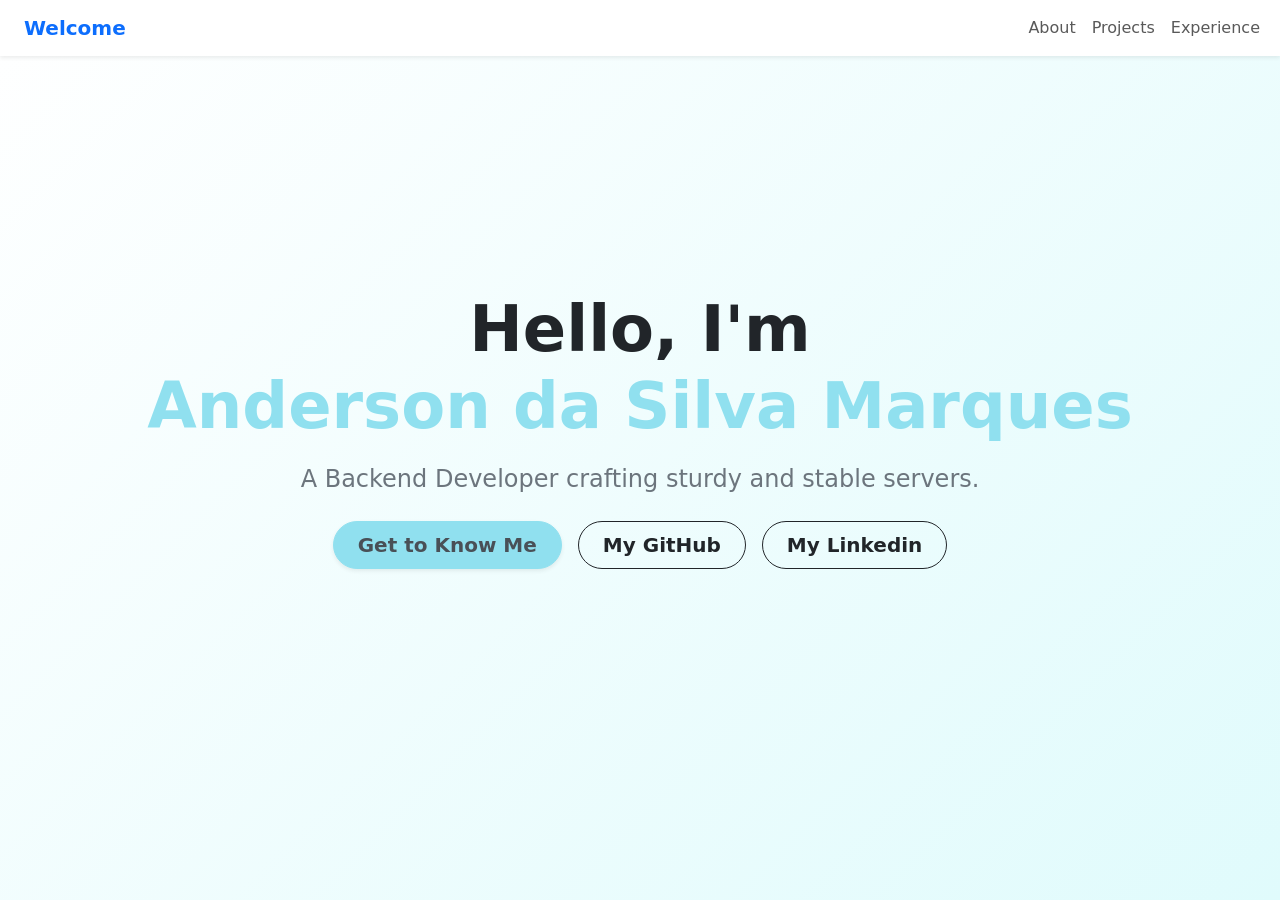
<file: index.html>
<!DOCTYPE html>
<html lang="en">

<head>
  <meta charset="UTF-8">
  <meta name="viewport" content="width=device-width, initial-scale=1.0">
  <title>Portfolio</title>
  <link href="https://cdn.jsdelivr.net/npm/bootstrap@5.3.0/dist/css/bootstrap.min.css" rel="stylesheet">
  <link rel="stylesheet" href="css/main.css">
</head>

<body>

  <nav class="navbar navbar-expand-lg navbar-light bg-white fixed-top shadow-sm">
    <div class="container-fluid">
      <button class="navbar-brand btn nav-btn text-primary border-0 bg-transparent fw-bold"
        data-face="0">Welcome</button>

      <button class="navbar-toggler" type="button" data-bs-toggle="collapse" data-bs-target="#navbarNav"
        aria-controls="navbarNav" aria-expanded="false" aria-label="Toggle navigation">
        <span class="navbar-toggler-icon"></span>
      </button>

      <div class="collapse navbar-collapse" id="navbarNav">
        <ul class="navbar-nav ms-auto">
          <li class="nav-item"><button class="nav-link btn nav-btn" data-face="1">About</button></li>
          <li class="nav-item"><button class="nav-link btn nav-btn" data-face="2">Projects</button></li>
          <li class="nav-item"><button class="nav-link btn nav-btn" data-face="3">Experience</button></li>
        </ul>
      </div>
    </div>
  </nav>

  <main class="scene">
    <div class="cube" id="cube">

      <section class="face face-front active custom-welcome-bg">
        <div class="face-scroll-wrapper d-flex flex-column align-items-center justify-content-center">
          <div class="text-center px-4">

            <h1 class="display-3 fw-bolder text-dark mb-3">
              Hello, I'm <br><span class="text-highlight">Anderson da Silva Marques</span>
            </h1>

            <p class="lead text-secondary mb-4 fs-4">
              A Backend Developer crafting sturdy and stable servers.
            </p>

            <div class="d-flex flex-wrap gap-3 justify-content-center mt-4">
              <button class="btn btn-primary btn-lg px-4 py-2 rounded-pill shadow-sm nav-btn fw-bold"
                style="background-color: #90E0EF; border-color: #90E0EF; color: #495057;" data-face="1">
                Get to Know Me
              </button>
              <a href="https://github.com/AndersonMarques0" target="_blank" rel="noopener noreferrer"
                class="btn btn-outline-dark btn-lg px-4 py-2 rounded-pill fw-bold">
                My GitHub
              </a>
              <a href="https://www.linkedin.com/in/anderson-sm/" target="_blank" rel="noopener noreferrer"
                class="btn btn-outline-dark btn-lg px-4 py-2 rounded-pill fw-bold">
                My Linkedin
              </a>
            </div>

          </div>
        </div>
      </section>

      <section class="face face-right">
        <div class="face-scroll-wrapper" id="content-about"></div>
      </section>

      <section class="face face-back">
        <div class="face-scroll-wrapper" id="content-projects"></div>
      </section>

      <section class="face face-left">
        <div class="face-scroll-wrapper" id="content-experience"></div>
      </section>

    </div>
  </main>

  <script src="https://cdn.jsdelivr.net/npm/bootstrap@5.3.0/dist/js/bootstrap.bundle.min.js"></script>
  <script src="js/main.js"></script>
</body>

</html>
</file>
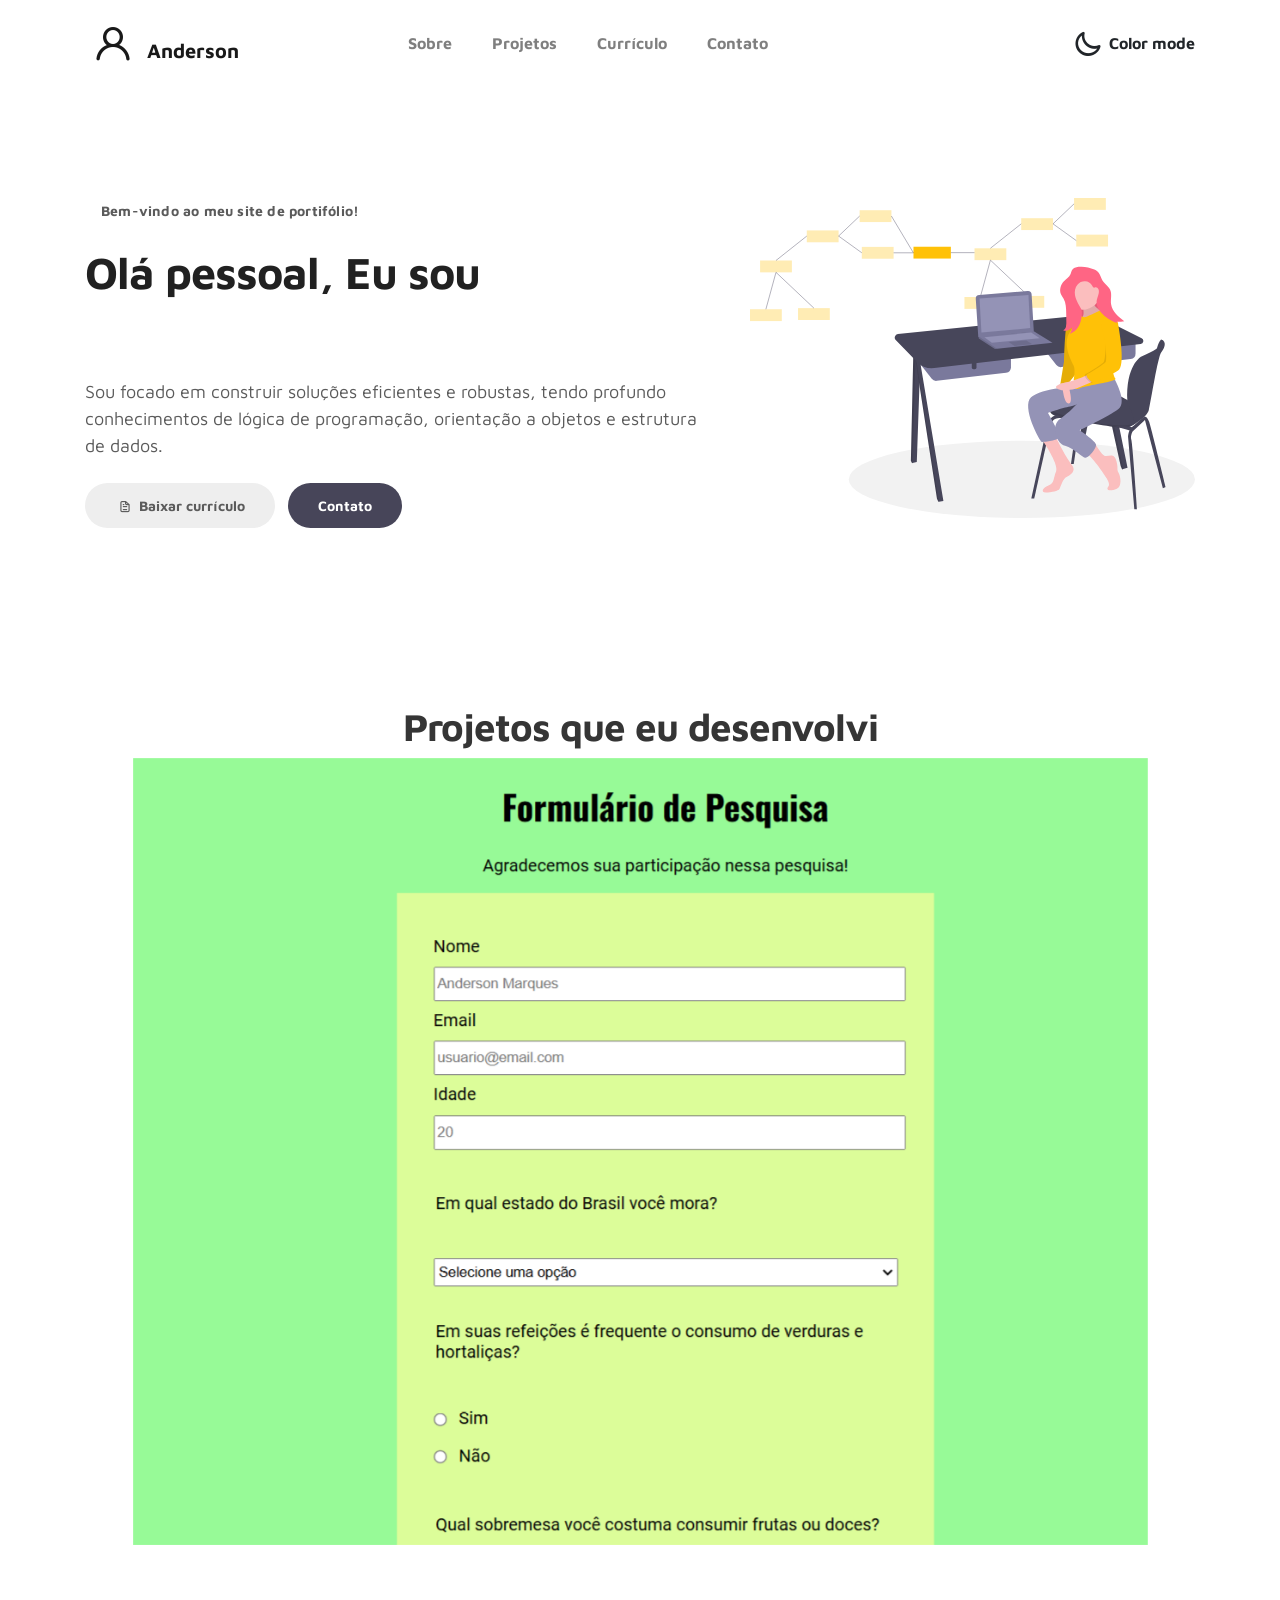
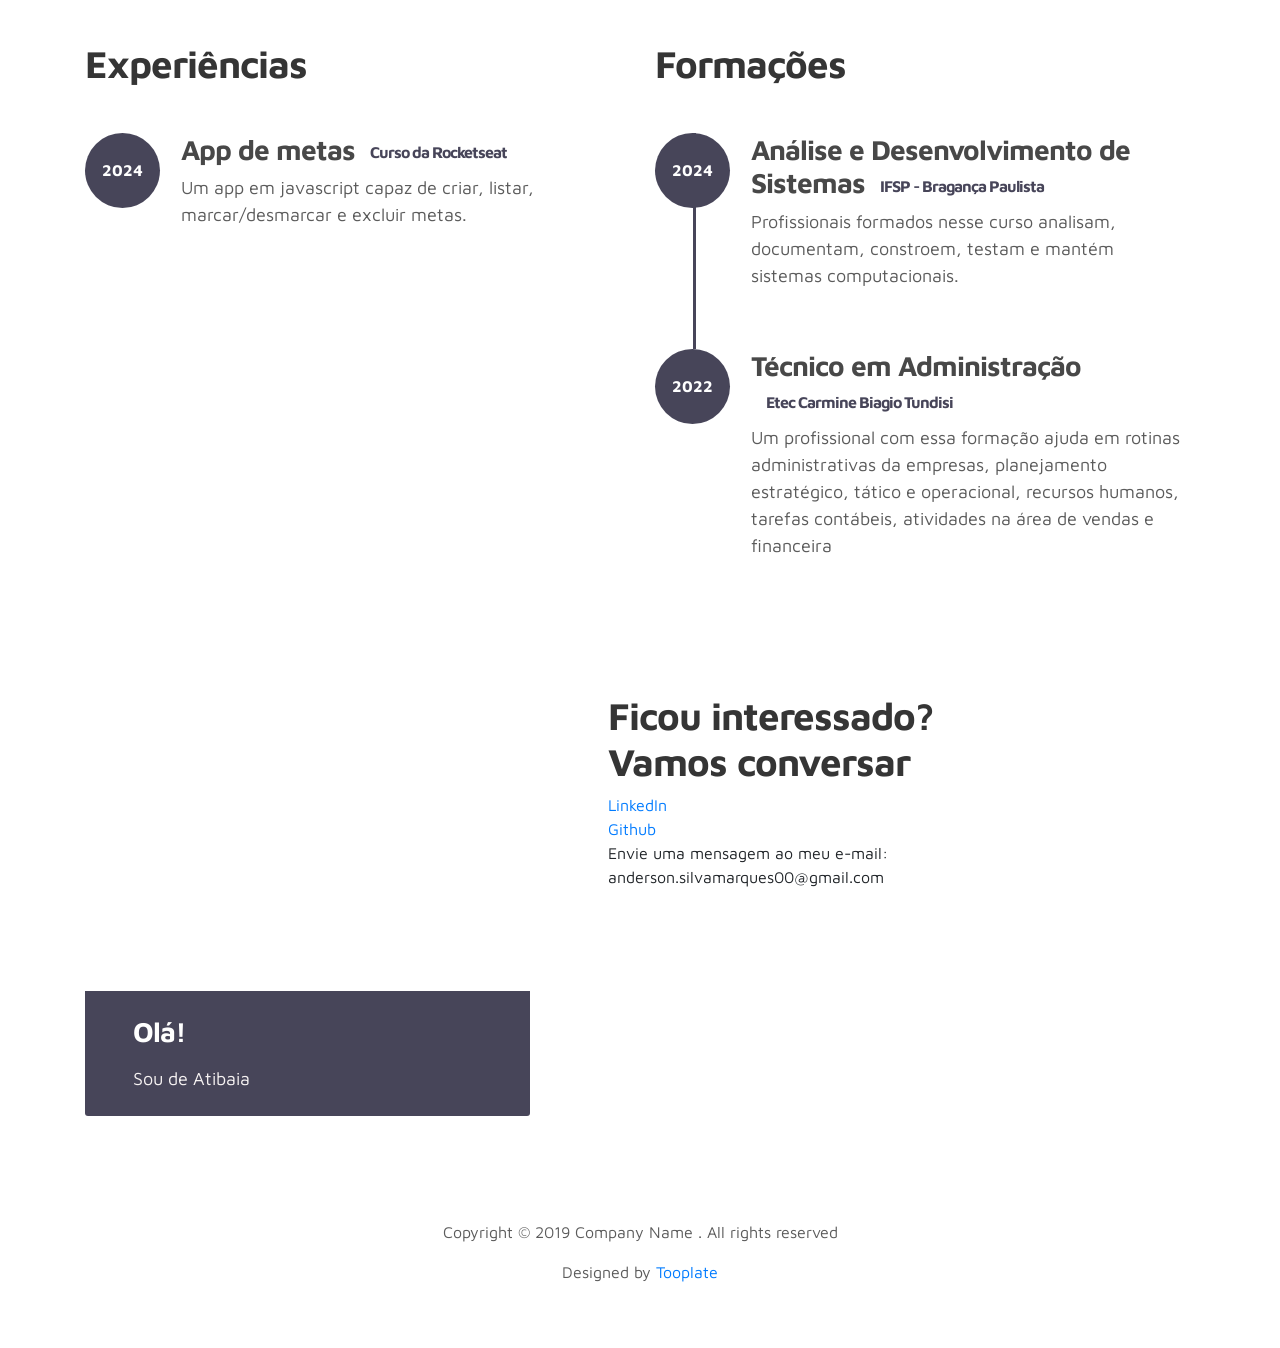
<file: portfolio/index.html>
<!doctype html>
<html lang="en">
  <head>
    <meta charset="utf-8">
    <meta name="viewport" content="width=device-width, initial-scale=1, shrink-to-fit=no">
    <meta name="description" content="">
    <meta name="author" content="">

    <title>Portfólio do Anderson</title>

    <link rel="stylesheet" href="css/bootstrap.min.css">
    <link rel="stylesheet" href="css/unicons.css">
    <link rel="stylesheet" href="css/owl.carousel.min.css">
    <link rel="stylesheet" href="css/owl.theme.default.min.css">

    <!-- MAIN STYLE -->
    <link rel="stylesheet" href="css/tooplate-style.css">
    
<!--

Tooplate 2115 Marvel

https://www.tooplate.com/view/2115-marvel

-->
  </head>
  <body>

    <!-- MENU -->
    <nav class="navbar navbar-expand-sm navbar-light">
        <div class="container">
            <a class="navbar-brand" href="https://github.com/AndersonMarques0" target="_blank"><i class='uil uil-user'></i> Anderson</a>

            <button class="navbar-toggler" type="button" data-toggle="collapse" data-target="#navbarNav" aria-controls="navbarNav" aria-expanded="false"
                aria-label="Toggle navigation">
                <span class="navbar-toggler-icon"></span>
                <span class="navbar-toggler-icon"></span>
                <span class="navbar-toggler-icon"></span>
            </button>

            <div class="collapse navbar-collapse" id="navbarNav">
                <ul class="navbar-nav mx-auto">
                    <li class="nav-item">
                        <a href="#about" class="nav-link"><span data-hover="Sobre">Sobre</span></a>
                    </li>
                    <li class="nav-item">
                        <a href="#project" class="nav-link"><span data-hover="Projetos">Projetos</span></a>
                    </li>
                    <li class="nav-item">
                        <a href="#resume" class="nav-link"><span data-hover="Currículo">Currículo</span></a>
                    </li>
                    <li class="nav-item">
                        <a href="#contact" class="nav-link"><span data-hover="Contato">Contato</span></a>
                    </li>
                </ul>

                <ul class="navbar-nav ml-lg-auto">
                    <div class="ml-lg-4">
                      <div class="color-mode d-lg-flex justify-content-center align-items-center">
                        <i class="color-mode-icon"></i>
                        Color mode
                      </div>
                    </div>
                </ul>
            </div>
        </div>
    </nav>

    <!-- ABOUT -->
    <section class="about full-screen d-lg-flex justify-content-center align-items-center" id="about">
        <div class="container">
            <div class="row">
                
                <div class="col-lg-7 col-md-12 col-12 d-flex align-items-center">
                    <div class="about-text">
                        <small class="small-text">Bem-vindo ao <span class="mobile-block">meu site de portifólio!</span></small>
                        <h1 class="animated animated-text">
                            <span class="mr-2">Olá pessoal, Eu sou</span>
                                <div class="animated-info">
                                    <span class="animated-item">Anderson</span>
                                    <span class="animated-item">Desenvolvedor backend</span>
                                    <span class="animated-item">Node.js</span>
                                </div>
                        </h1>

                        <p>Sou focado em construir soluções eficientes e robustas, tendo profundo conhecimentos de lógica de programação, orientação a objetos e estrutura de dados.</p>
                        
                        <div class="custom-btn-group mt-4">
                          <a href="#" class="btn mr-lg-2 custom-btn"><i class='uil uil-file-alt'></i> Baixar currículo</a>
                          <a href="#contact" class="btn custom-btn custom-btn-bg custom-btn-link">Contato</a>
                        </div>
                    </div>
                </div>

                <div class="col-lg-5 col-md-12 col-12">
                    <div class="about-image svg">
                        <img src="images/undraw/undraw_software_engineer_lvl5.svg" class="img-fluid" alt="svg image">
                    </div>
                </div>

            </div>
        </div>
    </section>

    <!-- PROJECTS -->
    <section class="project py-5" id="project">
        <div class="container">
                
                <div class="row">
                  <div class="col-lg-11 text-center mx-auto col-12">

                      <div class="col-lg-8 mx-auto">
                        <h2>Projetos que eu desenvolvi</h2>
                      </div>

                      <div class="owl-carousel owl-theme">
                        <div class="item">
                          <div class="project-info">
                            <img src="images/project/formulario-projeto.png" class="img-fluid" alt="project image">
                          </div>
                        </div>

                
                      </div>

                  </div>
                </div>
        </div>
    </section>

    <!-- FEATURES -->
    <section class="resume py-5 d-lg-flex justify-content-center align-items-center" id="resume">
        <div class="container">
            <div class="row">

                <div class="col-lg-6 col-12">
                  <h2 class="mb-4">Experiências</h2>

                    <div class="timeline">
                        <div class="timeline-wrapper">
                             <div class="timeline-yr">
                                  <span>2024</span>
                             </div>
                             <div class="timeline-info">
                                  <h3><span>App de metas</span><small> Curso da Rocketseat </small></h3>
                                  <p>Um app em javascript capaz de criar, listar, marcar/desmarcar e excluir metas.</p>
                             </div>
                        </div>

                        

                    </div>
                </div>

                <div class="col-lg-6 col-12">
                  <h2 class="mb-4 mobile-mt-2">Formações</h2>

                    <div class="timeline">
                        <div class="timeline-wrapper">
                             <div class="timeline-yr">
                                  <span>2024</span>
                             </div>
                             <div class="timeline-info">
                                  <h3><span>Análise e Desenvolvimento de Sistemas</span><small>IFSP - Bragança Paulista</small></h3>
                                  <p>Profissionais formados nesse curso analisam, documentam, constroem, testam e mantém sistemas computacionais. </p>
                             </div>
                        </div>

                        <div class="timeline-wrapper">
                            <div class="timeline-yr">
                                <span>2022</span>
                            </div>
                            <div class="timeline-info">
                                <h3><span>Técnico em Administração</span><small>Etec Carmine Biagio Tundisi</small></h3>
                                <p>Um profissional com essa formação ajuda em rotinas administrativas da empresas, planejamento estratégico, tático e operacional, recursos humanos, tarefas contábeis, atividades na área de vendas e financeira</p>
                            </div>
                        </div>

                    </div>
                </div>
                
            </div>
        </div>
    </section>

    <!-- CONTACT -->
    <section class="contact py-5" id="contact">
      <div class="container">
        <div class="row">
          
          <div class="col-lg-5 mr-lg-5 col-12">
            <div class="google-map w-100">
              <iframe src="https://www.google.com/maps/embed?pb=!1m18!1m12!1m3!1d58708.64939015262!2d-46.600021601892124!3d-23.123051400225215!2m3!1f0!2f0!3f0!3m2!1i1024!2i768!4f13.1!3m3!1m2!1s0x94cec11f46f1007d%3A0xc885a2d1bf078e37!2sAtibaia%2C%20State%20of%20S%C3%A3o%20Paulo!5e0!3m2!1sen!2sbr!4v1730567218860!5m2!1sen!2sbr" width="400" height="300" frameborder="0" style="border:0;" allowfullscreen></iframe>
            </div>
            
            <div class="contact-info d-flex justify-content-between align-items-center py-4 px-lg-5">
                
              <div class="contact-info-item">
                  <h3 class="mb-3 text-white">Olá!</h3>
                  <p class="footer-text mb-0">Sou de Atibaia</p>
                </div>
                <!--
                <ul class="social-links">
                     <li><a href="#" class="uil uil-dribbble" data-toggle="tooltip" data-placement="left" title="Dribbble"></a></li>
                     <li><a href="#" class="uil uil-instagram" data-toggle="tooltip" data-placement="left" title="Instagram"></a></li>
                     <li><a href="#" class="uil uil-youtube" data-toggle="tooltip" data-placement="left" title="Youtube"></a></li>
                </ul>
                -->
            </div>
            
          </div>
          
          <div class="col-lg-6 col-12">
            <div class="contact-form">
              <h2>Ficou interessado? <br> Vamos conversar</h2>
              <ul class="contact-links">
                <li><a href="https://www.linkedin.com/in/anderson-sm/" target="_blank"><i class="uil uil-linkedin"></i> LinkedIn</a></li>
                <li><a href="https://github.com/AndersonMarques0" target="_blank"><i class="uil uil-github-alt"></i> Github</a></li>
                <li>Envie uma mensagem ao meu e-mail: anderson.silvamarques00@gmail.com</li>
              </ul>
            </div>
          </div>

        </div>
      </div>
    </section>

    <!-- FOOTER -->
     <footer class="footer py-5">
          <div class="container">
               <div class="row">

                    <div class="col-lg-12 col-12">                                
                        <p class="copyright-text text-center">Copyright &copy; 2019 Company Name . All rights reserved</p>
                        <p class="copyright-text text-center">Designed by <a rel="nofollow" href="https://www.facebook.com/tooplate">Tooplate</a></p>
                    </div>
                    
               </div>
          </div>
     </footer>

    <script src="js/jquery-3.3.1.min.js"></script>
    <script src="js/popper.min.js"></script>
    <script src="js/bootstrap.min.js"></script>
    <script src="js/Headroom.js"></script>
    <script src="js/jQuery.headroom.js"></script>
    <script src="js/owl.carousel.min.js"></script>
    <script src="js/smoothscroll.js"></script>
    <script src="js/custom.js"></script>

  </body>
</html>
</file>
<file: css/main.css>
/* css/main.css */

/* --- 1. Base Reset --- */
body {
  margin: 0;
  overflow: hidden; 
  background-color: #f8f9fa;
  font-family: system-ui, -apple-system, sans-serif;
}

/* --- 2. The 3D Environment --- */
.scene {
  width: 100vw;
  height: 100vh; /* Fallback for older browsers */
  height: 100dvh; /* FIX: Prevents mobile address bar from breaking height */
  perspective: 2000px; 
  pointer-events: none; /* FIX: Let touches pass through the 3D scene */
}

.cube {
  width: 100%;
  height: 100%;
  position: relative;
  transform-style: preserve-3d;
  transform: translateZ(-50vw); 
  transition: transform 1s cubic-bezier(0.25, 1, 0.5, 1); 
  pointer-events: none; /* FIX: Let touches pass through the 3D cube wrapper */
}

/* --- 3. The Faces of the Cube --- */
.face {
  position: absolute;
  width: 100vw;
  height: 100vh;
  height: 100dvh; 
  overflow: hidden; 
  backface-visibility: hidden; 
  background-color: #ffffff;
  pointer-events: none; 
}

.face.active {
  pointer-events: auto; 
}

/* The magical 2D wrapper that isolates the scrollbar from the 3D math */
.face-scroll-wrapper {
  width: 100%;
  height: 100%;
  overflow-y: auto; 
  overflow-x: hidden;
  padding-top: 80px; 
  box-sizing: border-box; 
  -webkit-overflow-scrolling: touch; 
  overscroll-behavior-y: contain;    
  touch-action: pan-y;
  transform: translateZ(0); 
  /* (Make sure there are NO pointer-events rules in this block) */
}

/* Position the 4 faces in a perfect box */
.face-front  { transform: rotateY(0deg) translateZ(50vw); }
.face-right  { transform: rotateY(90deg) translateZ(50vw); }
.face-back   { transform: rotateY(180deg) translateZ(50vw); }
.face-left   { transform: rotateY(-90deg) translateZ(50vw); }

/* --- 4. Custom Colors & Welcome Page Styles --- */
.custom-welcome-bg {
  background: linear-gradient(135deg, #ffffff 0%, #e0fbfc 100%);
}

.text-highlight {
  color: #90E0EF;
}

.badge-soft-red {
  background-color: #FFB3B3 !important; 
  color: #495057 !important;
}

html { 
  scroll-behavior: smooth; 
}

.face {
  z-index: 1; 
}

/* 2. Pull the face you are currently looking at to the absolute front */
.face.active {
  z-index: 999; 
}

/* 3. Explicitly force the mobile browser to allow touches inside the active wrapper */
.face.active .face-scroll-wrapper {
  pointer-events: auto !important; 
}

/* 4. Add a little padding to the bottom so your last card doesn't touch the floor */
.face-scroll-wrapper > div {
  padding-bottom: 120px; 
}
</file>
<file: portfolio/css/unicons.css>
@font-face {
  font-family: 'unicons';
  src: url('../font/unicons.eot?42479262');
  src: url('../font/unicons.eot?42479262#iefix') format('embedded-opentype'),
       url('../font/unicons.woff2?42479262') format('woff2'),
       url('../font/unicons.woff?42479262') format('woff'),
       url('../font/unicons.ttf?42479262') format('truetype'),
       url('../font/unicons.svg?42479262#unicons') format('svg');
  font-weight: normal;
  font-style: normal;
}
/* Chrome hack: SVG is rendered more smooth in Windozze. 100% magic, uncomment if you need it. */
/* Note, that will break hinting! In other OS-es font will be not as sharp as it could be */
/*
@media screen and (-webkit-min-device-pixel-ratio:0) {
  @font-face {
    font-family: 'unicons';
    src: url('../font/unicons.svg?42479262#unicons') format('svg');
  }
}
*/
 
 [class^="uil-"]:before, [class*=" uil-"]:before {
  font-family: "unicons";
  font-style: normal;
  font-weight: normal;
  speak: none;
 
  display: inline-block;
  text-decoration: inherit;
  width: 1em;
  margin-right: .2em;
  text-align: center;
  /* opacity: .8; */
 
  /* For safety - reset parent styles, that can break glyph codes*/
  font-variant: normal;
  text-transform: none;
 
  /* fix buttons height, for twitter bootstrap */
  line-height: 1em;
 
  /* Animation center compensation - margins should be symmetric */
  /* remove if not needed */
  margin-left: .2em;
 
  /* you can be more comfortable with increased icons size */
  /* font-size: 120%; */
 
  /* Font smoothing. That was taken from TWBS */
  -webkit-font-smoothing: antialiased;
  -moz-osx-font-smoothing: grayscale;
 
  /* Uncomment for 3D effect */
  /* text-shadow: 1px 1px 1px rgba(127, 127, 127, 0.3); */
}
 
.uil-abacus:before { content: '\e800'; } /* '' */
.uil-accessible-icon-alt:before { content: '\e801'; } /* '' */
.uil-adjust-alt:before { content: '\e802'; } /* '' */
.uil-adjust-circle:before { content: '\e803'; } /* '' */
.uil-adjust-half:before { content: '\e804'; } /* '' */
.uil-adjust:before { content: '\e805'; } /* '' */
.uil-airplay:before { content: '\e806'; } /* '' */
.uil-align-alt:before { content: '\e807'; } /* '' */
.uil-align-center-alt:before { content: '\e808'; } /* '' */
.uil-align-center-h:before { content: '\e809'; } /* '' */
.uil-align-center-justify:before { content: '\e80a'; } /* '' */
.uil-align-center-v:before { content: '\e80b'; } /* '' */
.uil-align-center:before { content: '\e80c'; } /* '' */
.uil-align-justify:before { content: '\e80d'; } /* '' */
.uil-align-left-justify:before { content: '\e80e'; } /* '' */
.uil-align-left:before { content: '\e80f'; } /* '' */
.uil-align-letter-right:before { content: '\e810'; } /* '' */
.uil-align-right-justify:before { content: '\e811'; } /* '' */
.uil-align-right:before { content: '\e812'; } /* '' */
.uil-align:before { content: '\e813'; } /* '' */
.uil-ambulance:before { content: '\e814'; } /* '' */
.uil-analysis:before { content: '\e815'; } /* '' */
.uil-analytics:before { content: '\e816'; } /* '' */
.uil-anchor:before { content: '\e817'; } /* '' */
.uil-android-phone-slash:before { content: '\e818'; } /* '' */
.uil-angle-double-down:before { content: '\e819'; } /* '' */
.uil-angle-double-left:before { content: '\e81a'; } /* '' */
.uil-angle-double-right:before { content: '\e81b'; } /* '' */
.uil-angle-double-up:before { content: '\e81c'; } /* '' */
.uil-angle-down:before { content: '\e81d'; } /* '' */
.uil-angle-left:before { content: '\e81e'; } /* '' */
.uil-angle-right-b:before { content: '\e81f'; } /* '' */
.uil-angle-right:before { content: '\e820'; } /* '' */
.uil-angle-up:before { content: '\e821'; } /* '' */
.uil-annoyed-alt:before { content: '\e822'; } /* '' */
.uil-annoyed:before { content: '\e823'; } /* '' */
.uil-apps:before { content: '\e824'; } /* '' */
.uil-archive-alt:before { content: '\e825'; } /* '' */
.uil-archive:before { content: '\e826'; } /* '' */
.uil-arrow-break:before { content: '\e827'; } /* '' */
.uil-arrow-circle-down:before { content: '\e828'; } /* '' */
.uil-arrow-circle-left:before { content: '\e829'; } /* '' */
.uil-arrow-circle-right:before { content: '\e82a'; } /* '' */
.uil-arrow-circle-up:before { content: '\e82b'; } /* '' */
.uil-arrow-compress-h:before { content: '\e82c'; } /* '' */
.uil-arrow-down-left:before { content: '\e82d'; } /* '' */
.uil-arrow-down-right:before { content: '\e82e'; } /* '' */
.uil-arrow-down:before { content: '\e82f'; } /* '' */
.uil-arrow-from-right:before { content: '\e830'; } /* '' */
.uil-arrow-from-top:before { content: '\e831'; } /* '' */
.uil-arrow-growth:before { content: '\e832'; } /* '' */
.uil-arrow-left:before { content: '\e833'; } /* '' */
.uil-arrow-random:before { content: '\e834'; } /* '' */
.uil-arrow-resize-diagonal:before { content: '\e835'; } /* '' */
.uil-arrow-right:before { content: '\e836'; } /* '' */
.uil-arrow-to-bottom:before { content: '\e837'; } /* '' */
.uil-arrow-to-right:before { content: '\e838'; } /* '' */
.uil-arrow-up-left:before { content: '\e839'; } /* '' */
.uil-arrow-up-right:before { content: '\e83a'; } /* '' */
.uil-arrow-up:before { content: '\e83b'; } /* '' */
.uil-arrows-h-alt:before { content: '\e83c'; } /* '' */
.uil-arrows-h:before { content: '\e83d'; } /* '' */
.uil-arrows-left-down:before { content: '\e83e'; } /* '' */
.uil-arrows-maximize:before { content: '\e83f'; } /* '' */
.uil-arrows-merge:before { content: '\e840'; } /* '' */
.uil-arrows-resize-h:before { content: '\e841'; } /* '' */
.uil-arrows-resize-v:before { content: '\e842'; } /* '' */
.uil-arrows-resize:before { content: '\e843'; } /* '' */
.uil-arrows-right-down:before { content: '\e844'; } /* '' */
.uil-arrows-shrink-h:before { content: '\e845'; } /* '' */
.uil-arrows-shrink-v:before { content: '\e846'; } /* '' */
.uil-arrows-up-right:before { content: '\e847'; } /* '' */
.uil-arrows-v-alt:before { content: '\e848'; } /* '' */
.uil-arrows-v:before { content: '\e849'; } /* '' */
.uil-at:before { content: '\e84a'; } /* '' */
.uil-atm-card:before { content: '\e84b'; } /* '' */
.uil-atom:before { content: '\e84c'; } /* '' */
.uil-auto-flash:before { content: '\e84d'; } /* '' */
.uil-award-alt:before { content: '\e84e'; } /* '' */
.uil-award:before { content: '\e84f'; } /* '' */
.uil-baby-carriage:before { content: '\e850'; } /* '' */
.uil-backpack:before { content: '\e851'; } /* '' */
.uil-backspace:before { content: '\e852'; } /* '' */
.uil-backward:before { content: '\e853'; } /* '' */
.uil-bag-alt:before { content: '\e854'; } /* '' */
.uil-bag-slash:before { content: '\e855'; } /* '' */
.uil-bag:before { content: '\e856'; } /* '' */
.uil-ball:before { content: '\e857'; } /* '' */
.uil-ban:before { content: '\e858'; } /* '' */
.uil-bars:before { content: '\e859'; } /* '' */
.uil-basketball-hoop:before { content: '\e85a'; } /* '' */
.uil-basketball:before { content: '\e85b'; } /* '' */
.uil-battery-bolt:before { content: '\e85c'; } /* '' */
.uil-battery-empty:before { content: '\e85d'; } /* '' */
.uil-bed-double:before { content: '\e85e'; } /* '' */
.uil-bed:before { content: '\e85f'; } /* '' */
.uil-bell-school:before { content: '\e860'; } /* '' */
.uil-bell-slash:before { content: '\e861'; } /* '' */
.uil-bill:before { content: '\e862'; } /* '' */
.uil-bitcoin-circle:before { content: '\e863'; } /* '' */
.uil-bitcoin:before { content: '\e864'; } /* '' */
.uil-bluetooth-b:before { content: '\e865'; } /* '' */
.uil-bolt-alt:before { content: '\e866'; } /* '' */
.uil-bolt-slash:before { content: '\e867'; } /* '' */
.uil-bolt:before { content: '\e868'; } /* '' */
.uil-book-alt:before { content: '\e869'; } /* '' */
.uil-book-medical:before { content: '\e86a'; } /* '' */
.uil-book-open:before { content: '\e86b'; } /* '' */
.uil-book-reader:before { content: '\e86c'; } /* '' */
.uil-book:before { content: '\e86d'; } /* '' */
.uil-bookmark-full:before { content: '\e86e'; } /* '' */
.uil-bookmark:before { content: '\e86f'; } /* '' */
.uil-books:before { content: '\e870'; } /* '' */
.uil-boombox:before { content: '\e871'; } /* '' */
.uil-border-alt:before { content: '\e872'; } /* '' */
.uil-border-bottom:before { content: '\e873'; } /* '' */
.uil-border-clear:before { content: '\e874'; } /* '' */
.uil-border-horizontal:before { content: '\e875'; } /* '' */
.uil-border-inner:before { content: '\e876'; } /* '' */
.uil-border-left:before { content: '\e877'; } /* '' */
.uil-border-out:before { content: '\e878'; } /* '' */
.uil-border-right:before { content: '\e879'; } /* '' */
.uil-border-top:before { content: '\e87a'; } /* '' */
.uil-border-vertical:before { content: '\e87b'; } /* '' */
.uil-box:before { content: '\e87c'; } /* '' */
.uil-briefcase-alt:before { content: '\e87d'; } /* '' */
.uil-briefcase:before { content: '\e87e'; } /* '' */
.uil-bright:before { content: '\e87f'; } /* '' */
.uil-brightness-empty:before { content: '\e880'; } /* '' */
.uil-brightness-half:before { content: '\e881'; } /* '' */
.uil-brightness-low:before { content: '\e882'; } /* '' */
.uil-brightness-minus:before { content: '\e883'; } /* '' */
.uil-brightness-plus:before { content: '\e884'; } /* '' */
.uil-brightness:before { content: '\e885'; } /* '' */
.uil-bring-bottom:before { content: '\e886'; } /* '' */
.uil-bring-front:before { content: '\e887'; } /* '' */
.uil-brush-alt:before { content: '\e888'; } /* '' */
.uil-bug:before { content: '\e889'; } /* '' */
.uil-building:before { content: '\e88a'; } /* '' */
.uil-bullseye:before { content: '\e88b'; } /* '' */
.uil-bus-alt:before { content: '\e88c'; } /* '' */
.uil-bus-school:before { content: '\e88d'; } /* '' */
.uil-bus:before { content: '\e88e'; } /* '' */
.uil-calcualtor:before { content: '\e88f'; } /* '' */
.uil-calculator-alt:before { content: '\e890'; } /* '' */
.uil-calendar-alt:before { content: '\e891'; } /* '' */
.uil-calendar-slash:before { content: '\e892'; } /* '' */
.uil-calender:before { content: '\e893'; } /* '' */
.uil-calling:before { content: '\e894'; } /* '' */
.uil-camera-plus:before { content: '\e895'; } /* '' */
.uil-camera-slash:before { content: '\e896'; } /* '' */
.uil-camera:before { content: '\e897'; } /* '' */
.uil-cancel:before { content: '\e898'; } /* '' */
.uil-capsule:before { content: '\e899'; } /* '' */
.uil-capture:before { content: '\e89a'; } /* '' */
.uil-car-sideview:before { content: '\e89b'; } /* '' */
.uil-car-slash:before { content: '\e89c'; } /* '' */
.uil-car-wash:before { content: '\e89d'; } /* '' */
.uil-car:before { content: '\e89e'; } /* '' */
.uil-card-atm:before { content: '\e89f'; } /* '' */
.uil-caret-right:before { content: '\e8a0'; } /* '' */
.uil-cart:before { content: '\e8a1'; } /* '' */
.uil-cell:before { content: '\e8a2'; } /* '' */
.uil-celsius:before { content: '\e8a3'; } /* '' */
.uil-chart-bar-alt:before { content: '\e8a4'; } /* '' */
.uil-chart-bar:before { content: '\e8a5'; } /* '' */
.uil-chart-down:before { content: '\e8a6'; } /* '' */
.uil-chart-growth-alt:before { content: '\e8a7'; } /* '' */
.uil-chart-growth:before { content: '\e8a8'; } /* '' */
.uil-chart-line:before { content: '\e8a9'; } /* '' */
.uil-chart-pie-alt:before { content: '\e8aa'; } /* '' */
.uil-chart-pie:before { content: '\e8ab'; } /* '' */
.uil-chart:before { content: '\e8ac'; } /* '' */
.uil-chat-bubble-user:before { content: '\e8ad'; } /* '' */
.uil-chat-info:before { content: '\e8ae'; } /* '' */
.uil-chat:before { content: '\e8af'; } /* '' */
.uil-check-circle:before { content: '\e8b0'; } /* '' */
.uil-check-square:before { content: '\e8b1'; } /* '' */
.uil-check:before { content: '\e8b2'; } /* '' */
.uil-circle-layer:before { content: '\e8b3'; } /* '' */
.uil-circle:before { content: '\e8b4'; } /* '' */
.uil-circuit:before { content: '\e8b5'; } /* '' */
.uil-clapper-board:before { content: '\e8b6'; } /* '' */
.uil-clipboard-alt:before { content: '\e8b7'; } /* '' */
.uil-clipboard-blank:before { content: '\e8b8'; } /* '' */
.uil-clipboard-notes:before { content: '\e8b9'; } /* '' */
.uil-clipboard:before { content: '\e8ba'; } /* '' */
.uil-clock-eight:before { content: '\e8bb'; } /* '' */
.uil-clock-five:before { content: '\e8bc'; } /* '' */
.uil-clock-nine:before { content: '\e8bd'; } /* '' */
.uil-clock-seven:before { content: '\e8be'; } /* '' */
.uil-clock-ten:before { content: '\e8bf'; } /* '' */
.uil-clock-three:before { content: '\e8c0'; } /* '' */
.uil-clock-two:before { content: '\e8c1'; } /* '' */
.uil-clock:before { content: '\e8c2'; } /* '' */
.uil-closed-captioning:before { content: '\e8c3'; } /* '' */
.uil-cloud-block:before { content: '\e8c4'; } /* '' */
.uil-cloud-bookmark:before { content: '\e8c5'; } /* '' */
.uil-cloud-check:before { content: '\e8c6'; } /* '' */
.uil-cloud-computing:before { content: '\e8c7'; } /* '' */
.uil-cloud-data-connection:before { content: '\e8c8'; } /* '' */
.uil-cloud-database-tree:before { content: '\e8c9'; } /* '' */
.uil-cloud-download:before { content: '\e8ca'; } /* '' */
.uil-cloud-drizzle:before { content: '\e8cb'; } /* '' */
.uil-cloud-exclamation:before { content: '\e8cc'; } /* '' */
.uil-cloud-hail:before { content: '\e8cd'; } /* '' */
.uil-cloud-heart:before { content: '\e8ce'; } /* '' */
.uil-cloud-info:before { content: '\e8cf'; } /* '' */
.uil-cloud-lock:before { content: '\e8d0'; } /* '' */
.uil-cloud-meatball:before { content: '\e8d1'; } /* '' */
.uil-cloud-moon-hail:before { content: '\e8d2'; } /* '' */
.uil-cloud-moon-meatball:before { content: '\e8d3'; } /* '' */
.uil-cloud-moon-rain:before { content: '\e8d4'; } /* '' */
.uil-cloud-moon-showers:before { content: '\e8d5'; } /* '' */
.uil-cloud-moon:before { content: '\e8d6'; } /* '' */
.uil-cloud-question:before { content: '\e8d7'; } /* '' */
.uil-cloud-rain-sun:before { content: '\e8d8'; } /* '' */
.uil-cloud-rain:before { content: '\e8d9'; } /* '' */
.uil-cloud-redo:before { content: '\e8da'; } /* '' */
.uil-cloud-set:before { content: '\e8db'; } /* '' */
.uil-cloud-share:before { content: '\e8dc'; } /* '' */
.uil-cloud-shield:before { content: '\e8dd'; } /* '' */
.uil-cloud-showers-alt:before { content: '\e8de'; } /* '' */
.uil-cloud-showers-heavy:before { content: '\e8df'; } /* '' */
.uil-cloud-showers:before { content: '\e8e0'; } /* '' */
.uil-cloud-slash:before { content: '\e8e1'; } /* '' */
.uil-cloud-sun-hail:before { content: '\e8e2'; } /* '' */
.uil-cloud-sun-meatball:before { content: '\e8e3'; } /* '' */
.uil-cloud-sun-rain-alt:before { content: '\e8e4'; } /* '' */
.uil-cloud-sun-rain:before { content: '\e8e5'; } /* '' */
.uil-cloud-sun-tear:before { content: '\e8e6'; } /* '' */
.uil-cloud-sun:before { content: '\e8e7'; } /* '' */
.uil-cloud-times:before { content: '\e8e8'; } /* '' */
.uil-cloud-unlock:before { content: '\e8e9'; } /* '' */
.uil-cloud-upload:before { content: '\e8ea'; } /* '' */
.uil-cloud-wifi:before { content: '\e8eb'; } /* '' */
.uil-cloud-wind:before { content: '\e8ec'; } /* '' */
.uil-cloud:before { content: '\e8ed'; } /* '' */
.uil-clouds:before { content: '\e8ee'; } /* '' */
.uil-club:before { content: '\e8ef'; } /* '' */
.uil-code:before { content: '\e8f0'; } /* '' */
.uil-coffee:before { content: '\e8f1'; } /* '' */
.uil-cog:before { content: '\e8f2'; } /* '' */
.uil-coins:before { content: '\e8f3'; } /* '' */
.uil-columns:before { content: '\e8f4'; } /* '' */
.uil-comment-alt-block:before { content: '\e8f5'; } /* '' */
.uil-comment-alt-chart-lines:before { content: '\e8f6'; } /* '' */
.uil-comment-alt-check:before { content: '\e8f7'; } /* '' */
.uil-comment-alt-dots:before { content: '\e8f8'; } /* '' */
.uil-comment-alt-download:before { content: '\e8f9'; } /* '' */
.uil-comment-alt-edit:before { content: '\e8fa'; } /* '' */
.uil-comment-alt-exclamation:before { content: '\e8fb'; } /* '' */
.uil-comment-alt-heart:before { content: '\e8fc'; } /* '' */
.uil-comment-alt-image:before { content: '\e8fd'; } /* '' */
.uil-comment-alt-info:before { content: '\e8fe'; } /* '' */
.uil-comment-alt-lines:before { content: '\e8ff'; } /* '' */
.uil-comment-alt-lock:before { content: '\e900'; } /* '' */
.uil-comment-alt-medical:before { content: '\e901'; } /* '' */
.uil-comment-alt-message:before { content: '\e902'; } /* '' */
.uil-comment-alt-notes:before { content: '\e903'; } /* '' */
.uil-comment-alt-plus:before { content: '\e904'; } /* '' */
.uil-comment-alt-question:before { content: '\e905'; } /* '' */
.uil-comment-alt-redo:before { content: '\e906'; } /* '' */
.uil-comment-alt-search:before { content: '\e907'; } /* '' */
.uil-comment-alt-share:before { content: '\e908'; } /* '' */
.uil-comment-alt-shield:before { content: '\e909'; } /* '' */
.uil-comment-alt-upload:before { content: '\e90a'; } /* '' */
.uil-comment-alt-verify:before { content: '\e90b'; } /* '' */
.uil-comment-alt:before { content: '\e90c'; } /* '' */
.uil-comment-block:before { content: '\e90d'; } /* '' */
.uil-comment-chart-line:before { content: '\e90e'; } /* '' */
.uil-comment-check:before { content: '\e90f'; } /* '' */
.uil-comment-dots:before { content: '\e910'; } /* '' */
.uil-comment-download:before { content: '\e911'; } /* '' */
.uil-comment-edit:before { content: '\e912'; } /* '' */
.uil-comment-exclamation:before { content: '\e913'; } /* '' */
.uil-comment-heart:before { content: '\e914'; } /* '' */
.uil-comment-image:before { content: '\e915'; } /* '' */
.uil-comment-info-alt:before { content: '\e916'; } /* '' */
.uil-comment-info:before { content: '\e917'; } /* '' */
.uil-comment-lines:before { content: '\e918'; } /* '' */
.uil-comment-lock:before { content: '\e919'; } /* '' */
.uil-comment-medical:before { content: '\e91a'; } /* '' */
.uil-comment-message:before { content: '\e91b'; } /* '' */
.uil-comment-notes:before { content: '\e91c'; } /* '' */
.uil-comment-plus:before { content: '\e91d'; } /* '' */
.uil-comment-question:before { content: '\e91e'; } /* '' */
.uil-comment-redo:before { content: '\e91f'; } /* '' */
.uil-comment-search:before { content: '\e920'; } /* '' */
.uil-comment-share:before { content: '\e921'; } /* '' */
.uil-comment-shield:before { content: '\e922'; } /* '' */
.uil-comment-slash:before { content: '\e923'; } /* '' */
.uil-comment-upload:before { content: '\e924'; } /* '' */
.uil-comment-verify:before { content: '\e925'; } /* '' */
.uil-comment:before { content: '\e926'; } /* '' */
.uil-comments-alt:before { content: '\e927'; } /* '' */
.uil-comments:before { content: '\e928'; } /* '' */
.uil-commnet-alt-slash:before { content: '\e929'; } /* '' */
.uil-compact-disc:before { content: '\e92a'; } /* '' */
.uil-compass:before { content: '\e92b'; } /* '' */
.uil-compress-alt-left:before { content: '\e92c'; } /* '' */
.uil-compress-alt:before { content: '\e92d'; } /* '' */
.uil-compress-arrows:before { content: '\e92e'; } /* '' */
.uil-compress-lines:before { content: '\e92f'; } /* '' */
.uil-compress-point:before { content: '\e930'; } /* '' */
.uil-compress-v:before { content: '\e931'; } /* '' */
.uil-compress:before { content: '\e932'; } /* '' */
.uil-computer-mouse:before { content: '\e933'; } /* '' */
.uil-confused:before { content: '\e934'; } /* '' */
.uil-constructor:before { content: '\e935'; } /* '' */
.uil-copy-alt:before { content: '\e936'; } /* '' */
.uil-copy-landscape:before { content: '\e937'; } /* '' */
.uil-copy:before { content: '\e938'; } /* '' */
.uil-copyright:before { content: '\e939'; } /* '' */
.uil-corner-down-left:before { content: '\e93a'; } /* '' */
.uil-corner-down-right-alt:before { content: '\e93b'; } /* '' */
.uil-corner-down-right:before { content: '\e93c'; } /* '' */
.uil-corner-left-down:before { content: '\e93d'; } /* '' */
.uil-corner-right-down:before { content: '\e93e'; } /* '' */
.uil-corner-up-left-alt:before { content: '\e93f'; } /* '' */
.uil-corner-up-left:before { content: '\e940'; } /* '' */
.uil-corner-up-right-alt:before { content: '\e941'; } /* '' */
.uil-corner-up-right:before { content: '\e942'; } /* '' */
.uil-creative-commons-pd-alt:before { content: '\e943'; } /* '' */
.uil-creative-commons-pd:before { content: '\e944'; } /* '' */
.uil-crockery:before { content: '\e945'; } /* '' */
.uil-crop-alt-rotate-left:before { content: '\e946'; } /* '' */
.uil-crop-alt-rotate-right:before { content: '\e947'; } /* '' */
.uil-crop-alt:before { content: '\e948'; } /* '' */
.uil-crosshair-alt:before { content: '\e949'; } /* '' */
.uil-crosshair:before { content: '\e94a'; } /* '' */
.uil-crosshairs:before { content: '\e94b'; } /* '' */
.uil-cube:before { content: '\e94c'; } /* '' */
.uil-data-sharing:before { content: '\e94d'; } /* '' */
.uil-database-alt:before { content: '\e94e'; } /* '' */
.uil-database:before { content: '\e94f'; } /* '' */
.uil-desert:before { content: '\e950'; } /* '' */
.uil-desktop-alt-slash:before { content: '\e951'; } /* '' */
.uil-desktop-alt:before { content: '\e952'; } /* '' */
.uil-desktop-cloud-alt:before { content: '\e953'; } /* '' */
.uil-desktop-slash:before { content: '\e954'; } /* '' */
.uil-desktop:before { content: '\e955'; } /* '' */
.uil-dialpad-alt:before { content: '\e956'; } /* '' */
.uil-dialpad:before { content: '\e957'; } /* '' */
.uil-diamond:before { content: '\e958'; } /* '' */
.uil-diary-alt:before { content: '\e959'; } /* '' */
.uil-diary:before { content: '\e95a'; } /* '' */
.uil-dice-five:before { content: '\e95b'; } /* '' */
.uil-dice-four:before { content: '\e95c'; } /* '' */
.uil-dice-one:before { content: '\e95d'; } /* '' */
.uil-dice-six:before { content: '\e95e'; } /* '' */
.uil-dice-three:before { content: '\e95f'; } /* '' */
.uil-dice-two:before { content: '\e960'; } /* '' */
.uil-direction:before { content: '\e961'; } /* '' */
.uil-directions:before { content: '\e962'; } /* '' */
.uil-dizzy-meh:before { content: '\e963'; } /* '' */
.uil-dna:before { content: '\e964'; } /* '' */
.uil-document-layout-center:before { content: '\e965'; } /* '' */
.uil-document-layout-left:before { content: '\e966'; } /* '' */
.uil-document-layout-right:before { content: '\e967'; } /* '' */
.uil-document:before { content: '\e968'; } /* '' */
.uil-dollar-alt:before { content: '\e969'; } /* '' */
.uil-dollar-sign-alt:before { content: '\e96a'; } /* '' */
.uil-dollar-sign:before { content: '\e96b'; } /* '' */
.uil-down-arrow:before { content: '\e96c'; } /* '' */
.uil-download-alt:before { content: '\e96d'; } /* '' */
.uil-dribbble:before { content: '\e96e'; } /* '' */
.uil-drill:before { content: '\e96f'; } /* '' */
.uil-dropbox:before { content: '\e970'; } /* '' */
.uil-dumbbell:before { content: '\e971'; } /* '' */
.uil-edit-alt:before { content: '\e972'; } /* '' */
.uil-edit:before { content: '\e973'; } /* '' */
.uil-ellipsis-h:before { content: '\e974'; } /* '' */
.uil-ellipsis-v:before { content: '\e975'; } /* '' */
.uil-emoji:before { content: '\e976'; } /* '' */
.uil-enter:before { content: '\e977'; } /* '' */
.uil-entry:before { content: '\e978'; } /* '' */
.uil-envelope-add:before { content: '\e979'; } /* '' */
.uil-envelope-alt:before { content: '\e97a'; } /* '' */
.uil-envelope-block:before { content: '\e97b'; } /* '' */
.uil-envelope-bookmark:before { content: '\e97c'; } /* '' */
.uil-envelope-check:before { content: '\e97d'; } /* '' */
.uil-envelope-download-alt:before { content: '\e97e'; } /* '' */
.uil-envelope-download:before { content: '\e97f'; } /* '' */
.uil-envelope-edit:before { content: '\e980'; } /* '' */
.uil-envelope-exclamation:before { content: '\e981'; } /* '' */
.uil-envelope-heart:before { content: '\e982'; } /* '' */
.uil-envelope-info:before { content: '\e983'; } /* '' */
.uil-envelope-lock:before { content: '\e984'; } /* '' */
.uil-envelope-minus:before { content: '\e985'; } /* '' */
.uil-envelope-open:before { content: '\e986'; } /* '' */
.uil-envelope-question:before { content: '\e987'; } /* '' */
.uil-envelope-receive:before { content: '\e988'; } /* '' */
.uil-envelope-redo:before { content: '\e989'; } /* '' */
.uil-envelope-search:before { content: '\e98a'; } /* '' */
.uil-envelope-send:before { content: '\e98b'; } /* '' */
.uil-envelope-share:before { content: '\e98c'; } /* '' */
.uil-envelope-shield:before { content: '\e98d'; } /* '' */
.uil-envelope-star:before { content: '\e98e'; } /* '' */
.uil-envelope-times:before { content: '\e98f'; } /* '' */
.uil-envelope-upload-alt:before { content: '\e990'; } /* '' */
.uil-envelope-upload:before { content: '\e991'; } /* '' */
.uil-envelope:before { content: '\e992'; } /* '' */
.uil-envelopes:before { content: '\e993'; } /* '' */
.uil-equal-circle:before { content: '\e994'; } /* '' */
.uil-euro-circle:before { content: '\e995'; } /* '' */
.uil-euro:before { content: '\e996'; } /* '' */
.uil-exchange-alt:before { content: '\e997'; } /* '' */
.uil-exchange:before { content: '\e998'; } /* '' */
.uil-exclamation-circle:before { content: '\e999'; } /* '' */
.uil-exclamation-octagon:before { content: '\e99a'; } /* '' */
.uil-exclamation-triangle:before { content: '\e99b'; } /* '' */
.uil-exclude:before { content: '\e99c'; } /* '' */
.uil-exit:before { content: '\e99d'; } /* '' */
.uil-expand-alt:before { content: '\e99e'; } /* '' */
.uil-expand-arrows-alt:before { content: '\e99f'; } /* '' */
.uil-expand-arrows:before { content: '\e9a0'; } /* '' */
.uil-expand-from-corner:before { content: '\e9a1'; } /* '' */
.uil-expand-left:before { content: '\e9a2'; } /* '' */
.uil-export:before { content: '\e9a3'; } /* '' */
.uil-exposure-alt:before { content: '\e9a4'; } /* '' */
.uil-exposure-increase:before { content: '\e9a5'; } /* '' */
.uil-external-link-alt:before { content: '\e9a6'; } /* '' */
.uil-eye-slash:before { content: '\e9a7'; } /* '' */
.uil-eye:before { content: '\e9a8'; } /* '' */
.uil-facebook:before { content: '\e9a9'; } /* '' */
.uil-fahrenheit:before { content: '\e9aa'; } /* '' */
.uil-fast-mail-alt:before { content: '\e9ab'; } /* '' */
.uil-fast-mail:before { content: '\e9ac'; } /* '' */
.uil-favorite:before { content: '\e9ad'; } /* '' */
.uil-feedback:before { content: '\e9ae'; } /* '' */
.uil-file-alt:before { content: '\e9af'; } /* '' */
.uil-file-blank:before { content: '\e9b0'; } /* '' */
.uil-file-block-alt:before { content: '\e9b1'; } /* '' */
.uil-file-bookmark-alt:before { content: '\e9b2'; } /* '' */
.uil-file-check-alt:before { content: '\e9b3'; } /* '' */
.uil-file-check:before { content: '\e9b4'; } /* '' */
.uil-file-contract-dollar:before { content: '\e9b5'; } /* '' */
.uil-file-copy-alt:before { content: '\e9b6'; } /* '' */
.uil-file-download-alt:before { content: '\e9b7'; } /* '' */
.uil-file-download:before { content: '\e9b8'; } /* '' */
.uil-file-edit-alt:before { content: '\e9b9'; } /* '' */
.uil-file-exclamation-alt:before { content: '\e9ba'; } /* '' */
.uil-file-exclamation:before { content: '\e9bb'; } /* '' */
.uil-file-heart:before { content: '\e9bc'; } /* '' */
.uil-file-info-alt:before { content: '\e9bd'; } /* '' */
.uil-file-landscape-alt:before { content: '\e9be'; } /* '' */
.uil-file-landscape:before { content: '\e9bf'; } /* '' */
.uil-file-lanscape-slash:before { content: '\e9c0'; } /* '' */
.uil-file-lock-alt:before { content: '\e9c1'; } /* '' */
.uil-file-medical-alt:before { content: '\e9c2'; } /* '' */
.uil-file-medical:before { content: '\e9c3'; } /* '' */
.uil-file-minus-alt:before { content: '\e9c4'; } /* '' */
.uil-file-minus:before { content: '\e9c5'; } /* '' */
.uil-file-network:before { content: '\e9c6'; } /* '' */
.uil-file-plus-alt:before { content: '\e9c7'; } /* '' */
.uil-file-plus:before { content: '\e9c8'; } /* '' */
.uil-file-question-alt:before { content: '\e9c9'; } /* '' */
.uil-file-question:before { content: '\e9ca'; } /* '' */
.uil-file-redo-alt:before { content: '\e9cb'; } /* '' */
.uil-file-search-alt:before { content: '\e9cc'; } /* '' */
.uil-file-share-alt:before { content: '\e9cd'; } /* '' */
.uil-file-shield-alt:before { content: '\e9ce'; } /* '' */
.uil-file-slash:before { content: '\e9cf'; } /* '' */
.uil-file-times-alt:before { content: '\e9d0'; } /* '' */
.uil-file-times:before { content: '\e9d1'; } /* '' */
.uil-file-upload-alt:before { content: '\e9d2'; } /* '' */
.uil-file-upload:before { content: '\e9d3'; } /* '' */
.uil-file:before { content: '\e9d4'; } /* '' */
.uil-files-landscapes-alt:before { content: '\e9d5'; } /* '' */
.uil-files-landscapes:before { content: '\e9d6'; } /* '' */
.uil-film:before { content: '\e9d7'; } /* '' */
.uil-filter-slash:before { content: '\e9d8'; } /* '' */
.uil-filter:before { content: '\e9d9'; } /* '' */
.uil-flask-potion:before { content: '\e9da'; } /* '' */
.uil-flask:before { content: '\e9db'; } /* '' */
.uil-flip-h-alt:before { content: '\e9dc'; } /* '' */
.uil-flip-h:before { content: '\e9dd'; } /* '' */
.uil-flip-v-alt:before { content: '\e9de'; } /* '' */
.uil-flip-v:before { content: '\e9df'; } /* '' */
.uil-flower:before { content: '\e9e0'; } /* '' */
.uil-focus-add:before { content: '\e9e1'; } /* '' */
.uil-focus-target:before { content: '\e9e2'; } /* '' */
.uil-focus:before { content: '\e9e3'; } /* '' */
.uil-folder-check:before { content: '\e9e4'; } /* '' */
.uil-folder-download:before { content: '\e9e5'; } /* '' */
.uil-folder-exclamation:before { content: '\e9e6'; } /* '' */
.uil-folder-heart:before { content: '\e9e7'; } /* '' */
.uil-folder-info:before { content: '\e9e8'; } /* '' */
.uil-folder-lock:before { content: '\e9e9'; } /* '' */
.uil-folder-medical:before { content: '\e9ea'; } /* '' */
.uil-folder-minus:before { content: '\e9eb'; } /* '' */
.uil-folder-network:before { content: '\e9ec'; } /* '' */
.uil-folder-plus:before { content: '\e9ed'; } /* '' */
.uil-folder-question:before { content: '\e9ee'; } /* '' */
.uil-folder-slash:before { content: '\e9ef'; } /* '' */
.uil-folder-times:before { content: '\e9f0'; } /* '' */
.uil-folder-upload:before { content: '\e9f1'; } /* '' */
.uil-folder:before { content: '\e9f2'; } /* '' */
.uil-food:before { content: '\e9f3'; } /* '' */
.uil-football-american:before { content: '\e9f4'; } /* '' */
.uil-football-ball:before { content: '\e9f5'; } /* '' */
.uil-football:before { content: '\e9f6'; } /* '' */
.uil-forecastcloud-moon-tear:before { content: '\e9f7'; } /* '' */
.uil-forwaded-call:before { content: '\e9f8'; } /* '' */
.uil-forward:before { content: '\e9f9'; } /* '' */
.uil-frown:before { content: '\e9fa'; } /* '' */
.uil-game-structure:before { content: '\e9fb'; } /* '' */
.uil-game:before { content: '\e9fc'; } /* '' */
.uil-gift:before { content: '\e9fd'; } /* '' */
.uil-glass-martini-alt-slash:before { content: '\e9fe'; } /* '' */
.uil-glass-martini-alt:before { content: '\e9ff'; } /* '' */
.uil-glass-martini:before { content: '\ea00'; } /* '' */
.uil-glass-tea:before { content: '\ea01'; } /* '' */
.uil-glass:before { content: '\ea02'; } /* '' */
.uil-globe:before { content: '\ea03'; } /* '' */
.uil-gold:before { content: '\ea04'; } /* '' */
.uil-google-drive:before { content: '\ea05'; } /* '' */
.uil-graduation-hat:before { content: '\ea06'; } /* '' */
.uil-graph-bar:before { content: '\ea07'; } /* '' */
.uil-grid:before { content: '\ea08'; } /* '' */
.uil-grids:before { content: '\ea09'; } /* '' */
.uil-grin-tongue-wink-alt:before { content: '\ea0a'; } /* '' */
.uil-grin-tongue-wink:before { content: '\ea0b'; } /* '' */
.uil-grin:before { content: '\ea0c'; } /* '' */
.uil-grip-horizontal-line:before { content: '\ea0d'; } /* '' */
.uil-hdd:before { content: '\ea0e'; } /* '' */
.uil-headphones-alt:before { content: '\ea0f'; } /* '' */
.uil-headphones:before { content: '\ea10'; } /* '' */
.uil-heart-alt:before { content: '\ea11'; } /* '' */
.uil-heart-medical:before { content: '\ea12'; } /* '' */
.uil-heart-rate:before { content: '\ea13'; } /* '' */
.uil-heart-sign:before { content: '\ea14'; } /* '' */
.uil-heart:before { content: '\ea15'; } /* '' */
.uil-heartbeat:before { content: '\ea16'; } /* '' */
.uil-history-alt:before { content: '\ea17'; } /* '' */
.uil-history:before { content: '\ea18'; } /* '' */
.uil-home-alt:before { content: '\ea19'; } /* '' */
.uil-home:before { content: '\ea1a'; } /* '' */
.uil-horizontal-align-center:before { content: '\ea1b'; } /* '' */
.uil-horizontal-align-left:before { content: '\ea1c'; } /* '' */
.uil-horizontal-align-right:before { content: '\ea1d'; } /* '' */
.uil-horizontal-distribution-center:before { content: '\ea1e'; } /* '' */
.uil-horizontal-distribution-left:before { content: '\ea1f'; } /* '' */
.uil-horizontal-distribution-right:before { content: '\ea20'; } /* '' */
.uil-hunting:before { content: '\ea21'; } /* '' */
.uil-image-alt-slash:before { content: '\ea22'; } /* '' */
.uil-image-block:before { content: '\ea23'; } /* '' */
.uil-image-broken:before { content: '\ea24'; } /* '' */
.uil-image-check:before { content: '\ea25'; } /* '' */
.uil-image-download:before { content: '\ea26'; } /* '' */
.uil-image-edit:before { content: '\ea27'; } /* '' */
.uil-image-lock:before { content: '\ea28'; } /* '' */
.uil-image-minus:before { content: '\ea29'; } /* '' */
.uil-image-plus:before { content: '\ea2a'; } /* '' */
.uil-image-question:before { content: '\ea2b'; } /* '' */
.uil-image-redo:before { content: '\ea2c'; } /* '' */
.uil-image-resize-landscape:before { content: '\ea2d'; } /* '' */
.uil-image-resize-square:before { content: '\ea2e'; } /* '' */
.uil-image-search:before { content: '\ea2f'; } /* '' */
.uil-image-share:before { content: '\ea30'; } /* '' */
.uil-image-shield:before { content: '\ea31'; } /* '' */
.uil-image-slash:before { content: '\ea32'; } /* '' */
.uil-image-times:before { content: '\ea33'; } /* '' */
.uil-image-upload:before { content: '\ea34'; } /* '' */
.uil-image-v:before { content: '\ea35'; } /* '' */
.uil-image:before { content: '\ea36'; } /* '' */
.uil-images:before { content: '\ea37'; } /* '' */
.uil-incoming-call:before { content: '\ea38'; } /* '' */
.uil-info-circle:before { content: '\ea39'; } /* '' */
.uil-instagram:before { content: '\ea3a'; } /* '' */
.uil-invoice:before { content: '\ea3b'; } /* '' */
.uil-jackhammer:before { content: '\ea3c'; } /* '' */
.uil-kayak:before { content: '\ea3d'; } /* '' */
.uil-key-skeleton-alt:before { content: '\ea3e'; } /* '' */
.uil-key-skeleton:before { content: '\ea3f'; } /* '' */
.uil-keyboard-alt:before { content: '\ea40'; } /* '' */
.uil-keyboard-hide:before { content: '\ea41'; } /* '' */
.uil-keyboard-show:before { content: '\ea42'; } /* '' */
.uil-keyboard:before { content: '\ea43'; } /* '' */
.uil-keyhole-circle:before { content: '\ea44'; } /* '' */
.uil-keyhole-square-full:before { content: '\ea45'; } /* '' */
.uil-keyhole-square:before { content: '\ea46'; } /* '' */
.uil-kid:before { content: '\ea47'; } /* '' */
.uil-label-alt:before { content: '\ea48'; } /* '' */
.uil-label:before { content: '\ea49'; } /* '' */
.uil-lamp:before { content: '\ea4a'; } /* '' */
.uil-laptop-cloud:before { content: '\ea4b'; } /* '' */
.uil-laptop:before { content: '\ea4c'; } /* '' */
.uil-laughing:before { content: '\ea4d'; } /* '' */
.uil-layer-group-slash:before { content: '\ea4e'; } /* '' */
.uil-layer-group:before { content: '\ea4f'; } /* '' */
.uil-layers-alt:before { content: '\ea50'; } /* '' */
.uil-layers-slash:before { content: '\ea51'; } /* '' */
.uil-layers:before { content: '\ea52'; } /* '' */
.uil-left-arrow-from-left:before { content: '\ea53'; } /* '' */
.uil-left-arrow-to-left:before { content: '\ea54'; } /* '' */
.uil-left-indent-alt:before { content: '\ea55'; } /* '' */
.uil-left-indent:before { content: '\ea56'; } /* '' */
.uil-life-ring:before { content: '\ea57'; } /* '' */
.uil-lightbulb-alt:before { content: '\ea58'; } /* '' */
.uil-lightbulb:before { content: '\ea59'; } /* '' */
.uil-line-alt:before { content: '\ea5a'; } /* '' */
.uil-line-spacing:before { content: '\ea5b'; } /* '' */
.uil-link-alt:before { content: '\ea5c'; } /* '' */
.uil-link-broken:before { content: '\ea5d'; } /* '' */
.uil-link-h:before { content: '\ea5e'; } /* '' */
.uil-link:before { content: '\ea5f'; } /* '' */
.uil-list-ui-alt:before { content: '\ea60'; } /* '' */
.uil-list-ul:before { content: '\ea61'; } /* '' */
.uil-location-arrow-alt:before { content: '\ea62'; } /* '' */
.uil-location-arrow:before { content: '\ea63'; } /* '' */
.uil-location-pin-alt:before { content: '\ea64'; } /* '' */
.uil-location-point:before { content: '\ea65'; } /* '' */
.uil-location:before { content: '\ea66'; } /* '' */
.uil-lock-access:before { content: '\ea67'; } /* '' */
.uil-lock-alt:before { content: '\ea68'; } /* '' */
.uil-lock-open-alt:before { content: '\ea69'; } /* '' */
.uil-lock-slash:before { content: '\ea6a'; } /* '' */
.uil-lock:before { content: '\ea6b'; } /* '' */
.uil-mailbox-alt:before { content: '\ea6c'; } /* '' */
.uil-mailbox:before { content: '\ea6d'; } /* '' */
.uil-map-marker-alt:before { content: '\ea6e'; } /* '' */
.uil-map-marker-edit:before { content: '\ea6f'; } /* '' */
.uil-map-marker-info:before { content: '\ea70'; } /* '' */
.uil-map-marker-minus:before { content: '\ea71'; } /* '' */
.uil-map-marker-plus:before { content: '\ea72'; } /* '' */
.uil-map-marker-question:before { content: '\ea73'; } /* '' */
.uil-map-marker-shield:before { content: '\ea74'; } /* '' */
.uil-map-marker-slash:before { content: '\ea75'; } /* '' */
.uil-map-marker:before { content: '\ea76'; } /* '' */
.uil-map-pin-alt:before { content: '\ea77'; } /* '' */
.uil-map-pin:before { content: '\ea78'; } /* '' */
.uil-map:before { content: '\ea79'; } /* '' */
.uil-mars:before { content: '\ea7a'; } /* '' */
.uil-maximize-left:before { content: '\ea7b'; } /* '' */
.uil-medal:before { content: '\ea7c'; } /* '' */
.uil-medical-drip:before { content: '\ea7d'; } /* '' */
.uil-medical-square-full:before { content: '\ea7e'; } /* '' */
.uil-medical-square:before { content: '\ea7f'; } /* '' */
.uil-medical:before { content: '\ea80'; } /* '' */
.uil-medkit:before { content: '\ea81'; } /* '' */
.uil-meeting-board:before { content: '\ea82'; } /* '' */
.uil-meh-alt:before { content: '\ea83'; } /* '' */
.uil-meh-closed-eye:before { content: '\ea84'; } /* '' */
.uil-meh:before { content: '\ea85'; } /* '' */
.uil-message:before { content: '\ea86'; } /* '' */
.uil-microphone-slash:before { content: '\ea87'; } /* '' */
.uil-microphone:before { content: '\ea88'; } /* '' */
.uil-minus-circle:before { content: '\ea89'; } /* '' */
.uil-minus-path:before { content: '\ea8a'; } /* '' */
.uil-minus-square-full:before { content: '\ea8b'; } /* '' */
.uil-minus-square:before { content: '\ea8c'; } /* '' */
.uil-minus:before { content: '\ea8d'; } /* '' */
.uil-missed-call:before { content: '\ea8e'; } /* '' */
.uil-mobey-bill-slash:before { content: '\ea8f'; } /* '' */
.uil-mobile-android-alt:before { content: '\ea90'; } /* '' */
.uil-mobile-android:before { content: '\ea91'; } /* '' */
.uil-mobile-vibrate:before { content: '\ea92'; } /* '' */
.uil-modem:before { content: '\ea93'; } /* '' */
.uil-money-bill-stack:before { content: '\ea94'; } /* '' */
.uil-money-bill:before { content: '\ea95'; } /* '' */
.uil-money-insert:before { content: '\ea96'; } /* '' */
.uil-money-stack:before { content: '\ea97'; } /* '' */
.uil-money-withdraw:before { content: '\ea98'; } /* '' */
.uil-money-withdrawal:before { content: '\ea99'; } /* '' */
.uil-moneybag-alt:before { content: '\ea9a'; } /* '' */
.uil-moneybag:before { content: '\ea9b'; } /* '' */
.uil-monitor-heart-rate:before { content: '\ea9c'; } /* '' */
.uil-monitor:before { content: '\ea9d'; } /* '' */
.uil-moon-eclipse:before { content: '\ea9e'; } /* '' */
.uil-moon:before { content: '\ea9f'; } /* '' */
.uil-moonset:before { content: '\eaa0'; } /* '' */
.uil-mountains-sun:before { content: '\eaa1'; } /* '' */
.uil-mountains:before { content: '\eaa2'; } /* '' */
.uil-mouse-alt:before { content: '\eaa3'; } /* '' */
.uil-mouse:before { content: '\eaa4'; } /* '' */
.uil-multiply:before { content: '\eaa5'; } /* '' */
.uil-music-note:before { content: '\eaa6'; } /* '' */
.uil-music-tune-slash:before { content: '\eaa7'; } /* '' */
.uil-music:before { content: '\eaa8'; } /* '' */
.uil-n-a:before { content: '\eaa9'; } /* '' */
.uil-navigator:before { content: '\eaaa'; } /* '' */
.uil-nerd:before { content: '\eaab'; } /* '' */
.uil-newspaper:before { content: '\eaac'; } /* '' */
.uil-ninja:before { content: '\eaad'; } /* '' */
.uil-no-entry:before { content: '\eaae'; } /* '' */
.uil-notebooks:before { content: '\eaaf'; } /* '' */
.uil-notes:before { content: '\eab0'; } /* '' */
.uil-object-group:before { content: '\eab1'; } /* '' */
.uil-object-ungroup:before { content: '\eab2'; } /* '' */
.uil-octagon:before { content: '\eab3'; } /* '' */
.uil-outgoing-call:before { content: '\eab4'; } /* '' */
.uil-package:before { content: '\eab5'; } /* '' */
.uil-padlock:before { content: '\eab6'; } /* '' */
.uil-paint-tool:before { content: '\eab7'; } /* '' */
.uil-panorama-h-alt:before { content: '\eab8'; } /* '' */
.uil-panorama-h:before { content: '\eab9'; } /* '' */
.uil-panorama-v:before { content: '\eaba'; } /* '' */
.uil-paperclip:before { content: '\eabb'; } /* '' */
.uil-paragraph:before { content: '\eabc'; } /* '' */
.uil-parcel:before { content: '\eabd'; } /* '' */
.uil-parking-square:before { content: '\eabe'; } /* '' */
.uil-pathfinder-unite:before { content: '\eabf'; } /* '' */
.uil-pathfinder:before { content: '\eac0'; } /* '' */
.uil-pause-circle:before { content: '\eac1'; } /* '' */
.uil-pause:before { content: '\eac2'; } /* '' */
.uil-pen:before { content: '\eac3'; } /* '' */
.uil-pentagon:before { content: '\eac4'; } /* '' */
.uil-phone-alt:before { content: '\eac5'; } /* '' */
.uil-phone-pause:before { content: '\eac6'; } /* '' */
.uil-phone-slash:before { content: '\eac7'; } /* '' */
.uil-phone-times:before { content: '\eac8'; } /* '' */
.uil-phone-volume:before { content: '\eac9'; } /* '' */
.uil-phone:before { content: '\eaca'; } /* '' */
.uil-picture:before { content: '\eacb'; } /* '' */
.uil-plane-arrival:before { content: '\eacc'; } /* '' */
.uil-plane-departure:before { content: '\eacd'; } /* '' */
.uil-plane-fly:before { content: '\eace'; } /* '' */
.uil-plane:before { content: '\eacf'; } /* '' */
.uil-play-circle:before { content: '\ead0'; } /* '' */
.uil-play:before { content: '\ead1'; } /* '' */
.uil-plug:before { content: '\ead2'; } /* '' */
.uil-plus-circle:before { content: '\ead3'; } /* '' */
.uil-plus-square:before { content: '\ead4'; } /* '' */
.uil-plus:before { content: '\ead5'; } /* '' */
.uil-podium:before { content: '\ead6'; } /* '' */
.uil-polygon:before { content: '\ead7'; } /* '' */
.uil-post-stamp:before { content: '\ead8'; } /* '' */
.uil-postcard:before { content: '\ead9'; } /* '' */
.uil-pound-circle:before { content: '\eada'; } /* '' */
.uil-pound:before { content: '\eadb'; } /* '' */
.uil-power:before { content: '\eadc'; } /* '' */
.uil-prescription-bottle:before { content: '\eadd'; } /* '' */
.uil-presentation-check:before { content: '\eade'; } /* '' */
.uil-presentation-edit:before { content: '\eadf'; } /* '' */
.uil-presentation-line:before { content: '\eae0'; } /* '' */
.uil-presentation-lines-alt:before { content: '\eae1'; } /* '' */
.uil-presentation-minus:before { content: '\eae2'; } /* '' */
.uil-presentation-play:before { content: '\eae3'; } /* '' */
.uil-presentation-plus:before { content: '\eae4'; } /* '' */
.uil-presentation-times:before { content: '\eae5'; } /* '' */
.uil-presentation:before { content: '\eae6'; } /* '' */
.uil-previous:before { content: '\eae7'; } /* '' */
.uil-pricetag-alt:before { content: '\eae8'; } /* '' */
.uil-print-slash:before { content: '\eae9'; } /* '' */
.uil-print:before { content: '\eaea'; } /* '' */
.uil-processor:before { content: '\eaeb'; } /* '' */
.uil-pump:before { content: '\eaec'; } /* '' */
.uil-puzzle-piece:before { content: '\eaed'; } /* '' */
.uil-question-circle:before { content: '\eaee'; } /* '' */
.uil-rainbow:before { content: '\eaef'; } /* '' */
.uil-raindrops-alt:before { content: '\eaf0'; } /* '' */
.uil-raindrops:before { content: '\eaf1'; } /* '' */
.uil-receipt-alt:before { content: '\eaf2'; } /* '' */
.uil-receipt:before { content: '\eaf3'; } /* '' */
.uil-record-audio:before { content: '\eaf4'; } /* '' */
.uil-redo:before { content: '\eaf5'; } /* '' */
.uil-refresh:before { content: '\eaf6'; } /* '' */
.uil-registered:before { content: '\eaf7'; } /* '' */
.uil-repeat:before { content: '\eaf8'; } /* '' */
.uil-restaurant:before { content: '\eaf9'; } /* '' */
.uil-right-indent-alt:before { content: '\eafa'; } /* '' */
.uil-rope-way:before { content: '\eafb'; } /* '' */
.uil-rotate-360:before { content: '\eafc'; } /* '' */
.uil-rss-alt:before { content: '\eafd'; } /* '' */
.uil-rss-interface:before { content: '\eafe'; } /* '' */
.uil-rss:before { content: '\eaff'; } /* '' */
.uil-ruler-combined:before { content: '\eb00'; } /* '' */
.uil-ruler:before { content: '\eb01'; } /* '' */
.uil-sad-cry:before { content: '\eb02'; } /* '' */
.uil-sad-crying:before { content: '\eb03'; } /* '' */
.uil-sad-dizzy:before { content: '\eb04'; } /* '' */
.uil-sad-squint:before { content: '\eb05'; } /* '' */
.uil-sad:before { content: '\eb06'; } /* '' */
.uil-scaling-left:before { content: '\eb07'; } /* '' */
.uil-scaling-right:before { content: '\eb08'; } /* '' */
.uil-scenery:before { content: '\eb09'; } /* '' */
.uil-schedule:before { content: '\eb0a'; } /* '' */
.uil-science:before { content: '\eb0b'; } /* '' */
.uil-screw:before { content: '\eb0c'; } /* '' */
.uil-scroll-h:before { content: '\eb0d'; } /* '' */
.uil-scroll:before { content: '\eb0e'; } /* '' */
.uil-search-alt:before { content: '\eb0f'; } /* '' */
.uil-search-minus:before { content: '\eb10'; } /* '' */
.uil-search-plus:before { content: '\eb11'; } /* '' */
.uil-search:before { content: '\eb12'; } /* '' */
.uil-server-alt:before { content: '\eb13'; } /* '' */
.uil-server-connection:before { content: '\eb14'; } /* '' */
.uil-server-network-alt:before { content: '\eb15'; } /* '' */
.uil-server-network:before { content: '\eb16'; } /* '' */
.uil-server:before { content: '\eb17'; } /* '' */
.uil-servers:before { content: '\eb18'; } /* '' */
.uil-servicemark:before { content: '\eb19'; } /* '' */
.uil-share-alt:before { content: '\eb1a'; } /* '' */
.uil-shield-check:before { content: '\eb1b'; } /* '' */
.uil-shield-exclamation:before { content: '\eb1c'; } /* '' */
.uil-shield-question:before { content: '\eb1d'; } /* '' */
.uil-shield-slash:before { content: '\eb1e'; } /* '' */
.uil-shield:before { content: '\eb1f'; } /* '' */
.uil-ship:before { content: '\eb20'; } /* '' */
.uil-shop:before { content: '\eb21'; } /* '' */
.uil-shopping-basket:before { content: '\eb22'; } /* '' */
.uil-shopping-cart-alt:before { content: '\eb23'; } /* '' */
.uil-shopping-trolley:before { content: '\eb24'; } /* '' */
.uil-shovel:before { content: '\eb25'; } /* '' */
.uil-shrink:before { content: '\eb26'; } /* '' */
.uil-shuffle:before { content: '\eb27'; } /* '' */
.uil-shutter-alt:before { content: '\eb28'; } /* '' */
.uil-shutter:before { content: '\eb29'; } /* '' */
.uil-sick:before { content: '\eb2a'; } /* '' */
.uil-sign-alt:before { content: '\eb2b'; } /* '' */
.uil-sign-in-alt:before { content: '\eb2c'; } /* '' */
.uil-sign-left:before { content: '\eb2d'; } /* '' */
.uil-sign-out-alt:before { content: '\eb2e'; } /* '' */
.uil-sign-right:before { content: '\eb2f'; } /* '' */
.uil-signal-alt-3:before { content: '\eb30'; } /* '' */
.uil-signal-alt:before { content: '\eb31'; } /* '' */
.uil-signal:before { content: '\eb32'; } /* '' */
.uil-silence:before { content: '\eb33'; } /* '' */
.uil-silent-squint:before { content: '\eb34'; } /* '' */
.uil-sim-card:before { content: '\eb35'; } /* '' */
.uil-sitemap:before { content: '\eb36'; } /* '' */
.uil-skip-forward-alt:before { content: '\eb37'; } /* '' */
.uil-skip-forward-circle:before { content: '\eb38'; } /* '' */
.uil-skip-forward:before { content: '\eb39'; } /* '' */
.uil-sliders-v-alt:before { content: '\eb3a'; } /* '' */
.uil-sliders-v:before { content: '\eb3b'; } /* '' */
.uil-smile-beam:before { content: '\eb3c'; } /* '' */
.uil-smile-dizzy:before { content: '\eb3d'; } /* '' */
.uil-smile-squint-wink-alt:before { content: '\eb3e'; } /* '' */
.uil-smile-squint-wink:before { content: '\eb3f'; } /* '' */
.uil-smile-wink-alt:before { content: '\eb40'; } /* '' */
.uil-smile-wink:before { content: '\eb41'; } /* '' */
.uil-smile:before { content: '\eb42'; } /* '' */
.uil-snow-flake:before { content: '\eb43'; } /* '' */
.uil-snowflake-alt:before { content: '\eb44'; } /* '' */
.uil-snowflake:before { content: '\eb45'; } /* '' */
.uil-sort-amount-down:before { content: '\eb46'; } /* '' */
.uil-sort-amount-up:before { content: '\eb47'; } /* '' */
.uil-sort:before { content: '\eb48'; } /* '' */
.uil-sorting:before { content: '\eb49'; } /* '' */
.uil-space-key:before { content: '\eb4a'; } /* '' */
.uil-spade:before { content: '\eb4b'; } /* '' */
.uil-sperms:before { content: '\eb4c'; } /* '' */
.uil-spin:before { content: '\eb4d'; } /* '' */
.uil-sport:before { content: '\eb4e'; } /* '' */
.uil-square-full:before { content: '\eb4f'; } /* '' */
.uil-square-shape:before { content: '\eb50'; } /* '' */
.uil-square:before { content: '\eb51'; } /* '' */
.uil-squint:before { content: '\eb52'; } /* '' */
.uil-star-half-alt:before { content: '\eb53'; } /* '' */
.uil-star:before { content: '\eb54'; } /* '' */
.uil-step-backward-alt:before { content: '\eb55'; } /* '' */
.uil-step-backward-circle:before { content: '\eb56'; } /* '' */
.uil-step-backward:before { content: '\eb57'; } /* '' */
.uil-step-forward:before { content: '\eb58'; } /* '' */
.uil-stop-circle:before { content: '\eb59'; } /* '' */
.uil-stopwatch-slash:before { content: '\eb5a'; } /* '' */
.uil-stopwatch:before { content: '\eb5b'; } /* '' */
.uil-store-alt:before { content: '\eb5c'; } /* '' */
.uil-store:before { content: '\eb5d'; } /* '' */
.uil-streering:before { content: '\eb5e'; } /* '' */
.uil-stretcher:before { content: '\eb5f'; } /* '' */
.uil-subject:before { content: '\eb60'; } /* '' */
.uil-subway-alt:before { content: '\eb61'; } /* '' */
.uil-subway:before { content: '\eb62'; } /* '' */
.uil-suitcase-alt:before { content: '\eb63'; } /* '' */
.uil-suitcase:before { content: '\eb64'; } /* '' */
.uil-sun:before { content: '\eb65'; } /* '' */
.uil-sunset:before { content: '\eb66'; } /* '' */
.uil-surprise:before { content: '\eb67'; } /* '' */
.uil-swatchbook:before { content: '\eb68'; } /* '' */
.uil-swimmer:before { content: '\eb69'; } /* '' */
.uil-symbol:before { content: '\eb6a'; } /* '' */
.uil-sync-exclamation:before { content: '\eb6b'; } /* '' */
.uil-sync-slash:before { content: '\eb6c'; } /* '' */
.uil-sync:before { content: '\eb6d'; } /* '' */
.uil-syringe:before { content: '\eb6e'; } /* '' */
.uil-table:before { content: '\eb6f'; } /* '' */
.uil-tablet:before { content: '\eb70'; } /* '' */
.uil-tablets:before { content: '\eb71'; } /* '' */
.uil-tachometer-fast:before { content: '\eb72'; } /* '' */
.uil-tag-alt:before { content: '\eb73'; } /* '' */
.uil-tag:before { content: '\eb74'; } /* '' */
.uil-tape:before { content: '\eb75'; } /* '' */
.uil-taxi:before { content: '\eb76'; } /* '' */
.uil-tear:before { content: '\eb77'; } /* '' */
.uil-technology:before { content: '\eb78'; } /* '' */
.uil-telescope:before { content: '\eb79'; } /* '' */
.uil-temperature-empty:before { content: '\eb7a'; } /* '' */
.uil-temperature-half:before { content: '\eb7b'; } /* '' */
.uil-temperature-minus:before { content: '\eb7c'; } /* '' */
.uil-temperature-plus:before { content: '\eb7d'; } /* '' */
.uil-temperature-quarter:before { content: '\eb7e'; } /* '' */
.uil-temperature-three-quarter:before { content: '\eb7f'; } /* '' */
.uil-temperature:before { content: '\eb80'; } /* '' */
.uil-text:before { content: '\eb81'; } /* '' */
.uil-th-large:before { content: '\eb82'; } /* '' */
.uil-th-slash:before { content: '\eb83'; } /* '' */
.uil-th:before { content: '\eb84'; } /* '' */
.uil-thermometer:before { content: '\eb85'; } /* '' */
.uil-thumbs-down:before { content: '\eb86'; } /* '' */
.uil-thumbs-up:before { content: '\eb87'; } /* '' */
.uil-thunderstorm-moon:before { content: '\eb88'; } /* '' */
.uil-thunderstorm-sun:before { content: '\eb89'; } /* '' */
.uil-thunderstorm:before { content: '\eb8a'; } /* '' */
.uil-ticket:before { content: '\eb8b'; } /* '' */
.uil-times-circle:before { content: '\eb8c'; } /* '' */
.uil-times-square:before { content: '\eb8d'; } /* '' */
.uil-times:before { content: '\eb8e'; } /* '' */
.uil-toggle-off:before { content: '\eb8f'; } /* '' */
.uil-toggle-on:before { content: '\eb90'; } /* '' */
.uil-top-arrow-from-top:before { content: '\eb91'; } /* '' */
.uil-top-arrow-to-top:before { content: '\eb92'; } /* '' */
.uil-tornado:before { content: '\eb93'; } /* '' */
.uil-trademark-circle:before { content: '\eb94'; } /* '' */
.uil-trademark:before { content: '\eb95'; } /* '' */
.uil-traffic-barrier:before { content: '\eb96'; } /* '' */
.uil-trash-alt:before { content: '\eb97'; } /* '' */
.uil-trash:before { content: '\eb98'; } /* '' */
.uil-trees:before { content: '\eb99'; } /* '' */
.uil-triangle:before { content: '\eb9a'; } /* '' */
.uil-trophy:before { content: '\eb9b'; } /* '' */
.uil-trowel:before { content: '\eb9c'; } /* '' */
.uil-truck-case:before { content: '\eb9d'; } /* '' */
.uil-truck-loading:before { content: '\eb9e'; } /* '' */
.uil-truck:before { content: '\eb9f'; } /* '' */
.uil-tv-retro-slash:before { content: '\eba0'; } /* '' */
.uil-tv-retro:before { content: '\eba1'; } /* '' */
.uil-umbrella:before { content: '\eba2'; } /* '' */
.uil-unamused:before { content: '\eba3'; } /* '' */
.uil-unlock-alt:before { content: '\eba4'; } /* '' */
.uil-unlock:before { content: '\eba5'; } /* '' */
.uil-upload-alt:before { content: '\eba6'; } /* '' */
.uil-upload:before { content: '\eba7'; } /* '' */
.uil-usd-circle:before { content: '\eba8'; } /* '' */
.uil-usd-square:before { content: '\eba9'; } /* '' */
.uil-user-check:before { content: '\ebaa'; } /* '' */
.uil-user-circle:before { content: '\ebab'; } /* '' */
.uil-user-exclamation:before { content: '\ebac'; } /* '' */
.uil-user-hard-hat:before { content: '\ebad'; } /* '' */
.uil-user-minus:before { content: '\ebae'; } /* '' */
.uil-user-plus:before { content: '\ebaf'; } /* '' */
.uil-user-square:before { content: '\ebb0'; } /* '' */
.uil-user-times:before { content: '\ebb1'; } /* '' */
.uil-user:before { content: '\ebb2'; } /* '' */
.uil-users-alt:before { content: '\ebb3'; } /* '' */
.uil-utensils-alt:before { content: '\ebb4'; } /* '' */
.uil-utensils:before { content: '\ebb5'; } /* '' */
.uil-vector-square-alt:before { content: '\ebb6'; } /* '' */
.uil-vector-square:before { content: '\ebb7'; } /* '' */
.uil-venus:before { content: '\ebb8'; } /* '' */
.uil-vertical-align-bottom:before { content: '\ebb9'; } /* '' */
.uil-vertical-align-center:before { content: '\ebba'; } /* '' */
.uil-vertical-align-top:before { content: '\ebbb'; } /* '' */
.uil-vertical-distribute-bottom:before { content: '\ebbc'; } /* '' */
.uil-vertical-distribution-center:before { content: '\ebbd'; } /* '' */
.uil-vertical-distribution-top:before { content: '\ebbe'; } /* '' */
.uil-video-slash:before { content: '\ebbf'; } /* '' */
.uil-video:before { content: '\ebc0'; } /* '' */
.uil-voicemail-rectangle:before { content: '\ebc1'; } /* '' */
.uil-voicemail:before { content: '\ebc2'; } /* '' */
.uil-volleyball:before { content: '\ebc3'; } /* '' */
.uil-volume-down:before { content: '\ebc4'; } /* '' */
.uil-volume-mute:before { content: '\ebc5'; } /* '' */
.uil-volume-off:before { content: '\ebc6'; } /* '' */
.uil-volume-up:before { content: '\ebc7'; } /* '' */
.uil-volume:before { content: '\ebc8'; } /* '' */
.uil-wall:before { content: '\ebc9'; } /* '' */
.uil-wallet:before { content: '\ebca'; } /* '' */
.uil-watch-alt:before { content: '\ebcb'; } /* '' */
.uil-watch:before { content: '\ebcc'; } /* '' */
.uil-water-drop-slash:before { content: '\ebcd'; } /* '' */
.uil-water-glass:before { content: '\ebce'; } /* '' */
.uil-water:before { content: '\ebcf'; } /* '' */
.uil-web-grid-alt:before { content: '\ebd0'; } /* '' */
.uil-web-grid:before { content: '\ebd1'; } /* '' */
.uil-web-section-alt:before { content: '\ebd2'; } /* '' */
.uil-web-section:before { content: '\ebd3'; } /* '' */
.uil-webcam:before { content: '\ebd4'; } /* '' */
.uil-weight:before { content: '\ebd5'; } /* '' */
.uil-wheel-barrow:before { content: '\ebd6'; } /* '' */
.uil-wheelchair-alt:before { content: '\ebd7'; } /* '' */
.uil-wheelchair:before { content: '\ebd8'; } /* '' */
.uil-wifi-router:before { content: '\ebd9'; } /* '' */
.uil-wifi-slash:before { content: '\ebda'; } /* '' */
.uil-wifi:before { content: '\ebdb'; } /* '' */
.uil-wind:before { content: '\ebdc'; } /* '' */
.uil-window-grid:before { content: '\ebdd'; } /* '' */
.uil-window-maximize:before { content: '\ebde'; } /* '' */
.uil-window-restore:before { content: '\ebdf'; } /* '' */
.uil-window-section:before { content: '\ebe0'; } /* '' */
.uil-window:before { content: '\ebe1'; } /* '' */
.uil-windsock:before { content: '\ebe2'; } /* '' */
.uil-wrench:before { content: '\ebe3'; } /* '' */
.uil-yellow:before { content: '\ebe4'; } /* '' */
.uil-yen-circle:before { content: '\ebe5'; } /* '' */
.uil-yen:before { content: '\ebe6'; } /* '' */
.uil-youtube-alt:before { content: '\ebe7'; } /* '' */
.uil-youtube:before { content: '\ebe8'; } /* '' */
</file>
<file: portfolio/css/tooplate-style.css>
/*

Tooplate 2115 Marvel

https://www.tooplate.com/view/2115-marvel

*/


@import url("https://fonts.googleapis.com/css?family=Maven+Pro:400,700");
body {
  font-family: "Maven Pro", sans-serif;
  padding-top: 70px;
}

.full-screen {
  padding: 8rem 0;
}

.small-text {
  color: #5b5b5b;
  font-size: 14px;
  font-weight: bold;
  padding: 8px 16px;
  border-radius: 50px;
  letter-spacing: 0.2px;
}

ul {
  margin: 0;
  padding: 0;
}
ul li {
  list-style: none;
}

a {
  font-weight: normal;
  text-decoration: none !important;
  transition: all 0.4s ease;
}
a:hover {
  color: #ffc200 !important;
}

.navbar-brand .uil {
  font-size: 40px;
}

p {
  font-size: 18px;
  font-weight: 300;
  line-height: 1.5;
  color: #5b5b5b;
}

h1, h2, h3, h4, h5, h6 {
  font-weight: bold;
  letter-spacing: -1px;
}

h1 {
  color: #212121;
  font-size: 2.8em;
  margin: 24px 0;
}

h2 {
  color: #353535;
  font-size: 2.4em;
  font-weight: bold;
}

h3 {
  color: #484848;
}

h3,
b, strong {
  font-weight: bold;
}

.custom-btn {
  background: #eee;
  color: #5b5b5b;
  font-weight: bold;
  border-radius: 50px;
  padding: 13px 29px;
  font-size: 14px;
  line-height: normal;
  overflow: hidden;
  transition: all 0.4s ease;
}
.custom-btn:hover {
  color: #ffc200;
}
.custom-btn.custom-btn-bg {
  background: #474559;
  color: #ffffff;
}
.custom-btn.custom-btn-bg:hover {
  background: #ffc200;
  color: #ffffff !important;
}

.animated {
  position: relative;
}

.animated-info {
  display: inline-block;
  vertical-align: top;
  margin-top: 5px;
  min-width: 500px;
  position: relative;
}

.animated-item {
  color: #ffc200;
}

.animated-item {
  font-size: 38px;
  line-height: inherit;
  display: block;
  opacity: 0;
  overflow: hidden;
  position: absolute;
  top: 0;
  right: 0;
  left: 0;
  animation: BottomTotop 6s linear infinite 0s;
}
.animated-item:nth-child(2n+2) {
  animation-delay: 2s;
}
.animated-item:nth-child(3n+3) {
  animation-delay: 4s;
}

@keyframes BottomTotop {
  0% {
    opacity: 0;
  }
  5% {
    opacity: 0;
    transform: translateY(5px);
  }
  10% {
    opacity: 1;
    transform: translateY(0px);
  }
  25% {
    opacity: 1;
    transform: translateY(0px);
  }
  30% {
    opacity: 0;
    transform: translateY(5px);
  }
  80% {
    opacity: 0;
  }
  100% {
    opacity: 0;
  }
}
.navbar {
  position: fixed;
  top: 0;
  right: 0;
  left: 0;
  z-index: 999999;
  will-change: transform;
  transition: transform 200ms linear;
}
.navbar[class*="-unpinned"] {
  transform: translate(0, -150%);
}
.navbar[class*="-pinned"] {
  transform: translate(0, 0);
}
.navbar[class*="headroom--not-top"] {
  background: #ffffff;
  border-bottom: 1px solid #f0f0f0;
  padding-top: 0;
  padding-bottom: 0;
}

.navbar-brand {
  font-weight: bold;
}

.navbar-expand-sm .navbar-nav .nav-link {
  padding: 0 20px;
}

.nav-link {
  font-weight: bold;
  font-size: 16px;
  overflow: hidden;
}
.nav-link span {
  position: relative;
  display: inline-block;
  transition: transform 0.3s;
}
.nav-link span:before {
  position: absolute;
  top: 100%;
  content: attr(data-hover);
  transform: translate3d(0, 0, 0);
}

.navbar-light .navbar-nav .nav-link:focus,
.navbar-light .navbar-nav .nav-link:hover {
  color: #ffc200;
  font-weight: bold;
}
.navbar-light .navbar-nav .nav-link:focus span,
.navbar-light .navbar-nav .nav-link:hover span {
  transform: translateY(-100%);
}

.navbar-light .navbar-toggler-icon {
  background: none;
}

.navbar-toggler {
  border: 0;
  padding: 0;
  width: 32px;
  height: 32px;
  line-height: 32px;
  outline: none;
  cursor: pointer;
  margin-right: 10px;
}
.navbar-toggler:focus {
  outline: none;
}
.navbar-toggler[aria-expanded="true"] .navbar-toggler-icon:first-child {
  transform: rotate(45deg);
  top: 6px;
}
.navbar-toggler[aria-expanded="true"] .navbar-toggler-icon:nth-child(2) {
  display: none;
}
.navbar-toggler[aria-expanded="true"] .navbar-toggler-icon:last-child {
  transform: rotate(-45deg);
  bottom: 1px;
}
.navbar-toggler .navbar-toggler-icon {
  background: #212121;
  display: block;
  width: 100%;
  height: 2px;
  margin: 5px 0;
  transition: all 0.4s ease;
  position: relative;
}

.copyright-text {
  font-size: 16px;
  font-weight: normal;
  display: block;
}

.color-mode {
  font-weight: bold;
  cursor: pointer;
}

.color-mode-icon {
  position: relative;
  right: 6px;
}
.color-mode-icon:after {
  font-family: 'unicons';
  content: '\ea9f';
  font-size: 30px;
  font-weight: 300;
  font-style: normal;
}
.color-mode-icon.active:after {
  font-family: 'unicons';
  content: '\eb65';
  font-size: 30px;
  color: #ffffff;
}

.dark-mode {
  background: #0c0c0d;
}
.dark-mode .navbar-light .navbar-nav .nav-link {
  color: rgba(255, 255, 255, 0.8);
}
.dark-mode .navbar-light .navbar-nav .nav-link:hover {
  color: #ffc200;
}
.dark-mode .navbar[class*="headroom--not-top"] {
  background: #0c0c0d;
  border-bottom: 1px solid #1f1f1f;
}
.dark-mode .small-text {
  background: #0d0c15;
  color: #ffffff;
}
.dark-mode .feature-card .uil,
.dark-mode .navbar-light .navbar-brand,
.dark-mode h1, .dark-mode h2, .dark-mode h3, .dark-mode h4, .dark-mode h5, .dark-mode h6,
.dark-mode .color-mode {
  color: #ffffff;
}
.dark-mode .owl-carousel .owl-nav button.owl-next,
.dark-mode .owl-carousel .owl-nav button.owl-prev,
.dark-mode .owl-carousel button.owl-dot {
  color: #ffffff;
}

.timeline-wrapper {
  position: relative;
  padding: 22px 0;
}
.timeline-wrapper:last-child:before {
  height: 0;
}
.timeline-wrapper:before {
  content: "";
  background: #474559;
  width: 3px;
  height: 100%;
  position: absolute;
  left: 38px;
}

.timeline-yr {
  background: #474559;
  border-radius: 100%;
  position: absolute;
  width: 75px;
  height: 75px;
  line-height: 75px;
  text-align: center;
}
.timeline-yr span {
  color: #ffffff;
  font-size: 16px;
  font-weight: bold;
  display: block;
  line-height: 75px;
}

.timeline-info {
  display: inline-block;
  vertical-align: top;
  max-width: 432px;
  margin-left: 6em;
}
.timeline-info small {
  color: #474559;
  font-size: 16px;
  font-weight: bold;
  display: inline-block;
  vertical-align: middle;
  margin-left: 15px;
}

.owl-carousel .owl-nav span {
  display: none;
}
.owl-carousel .owl-nav .owl-prev:before,
.owl-carousel .owl-nav .owl-next:before {
  background: none;
  padding: 0;
  display: block;
  position: absolute;
  top: 50%;
  transform: translate(0, -50%);
  font-family: 'unicons';
  font-size: 100px;
  line-height: normal;
}
.owl-carousel .owl-nav .owl-prev:before {
  content: '\e833';
  left: -45px;
}
.owl-carousel .owl-nav .owl-next:before {
  content: '\e836';
  right: -45px;
}

.owl-theme .owl-nav [class*=owl-] {
  background: none;
  border-radius: 0;
  margin: 0;
  padding: 0;
  font-size: inherit;
}
.owl-theme .owl-nav [class*=owl-]:hover {
  color: #ffc200;
}
.owl-theme .owl-dots .owl-dot {
  outline: none;
}
.owl-theme .owl-dots .owl-dot span {
  width: 8px;
  height: 8px;
}
.owl-theme .owl-dots .owl-dot.active span, .owl-theme .owl-dots .owl-dot:hover span {
  background: #5b5b5b;
}

.google-map iframe {
  width: 100%;
}

.contact-form {
  position: relative;
}
.contact-form .form-control {
  background: transparent;
  border-radius: 2px;
  outline: none;
  box-shadow: none;
  font-weight: bold;
  margin: 16px 0;
}
.contact-form .form-control:not(textarea) {
  height: 48px;
}
.contact-form .form-control:hover, .contact-form .form-control:focus {
  border-color: #ffc200;
}
.contact-form .submit-btn {
  background: #ffc200;
  border-radius: 50px;
  color: #ffffff;
  font-weight: bold;
  border: 0;
  cursor: pointer;
  transition: all 0.4s ease;
}
.contact-form .submit-btn:hover {
  background: #474559;
}

.contact-info {
  background: #474559;
  border-radius: 0 0 3px 3px;
  position: relative;
  bottom: 8px;
}
.contact-info p, .contact-info a {
  color: #f7f3f3;
}

.social-links .uil {
  color: #f7f3f3;
  font-size: 20px;
  display: block;
  margin: 5px 0;
}
.social-links .uil:hover {
  color: #ffc200;
}

@media (min-width: 1270px) {
  .owl-theme .owl-dots {
    position: relative;
    bottom: 50px;
  }
}
@media (max-width: 991px) {
  .full-screen {
    padding-bottom: 4rem;
  }

  .color-mode {
    display: none;
  }

  .about-image {
    margin-top: 4em;
  }

  .mobile-mt-2,
  .contact-form {
    margin-top: 2em;
  }

  .contact-info {
    padding: 0 2rem;
  }
}
@media (max-width: 767px) {
  h1 {
    font-size: 2.4em;
  }

  h2 {
    font-size: 2em;
  }

  .animated-item {
    font-size: 28px;
  }

  .navbar-collapse {
    background: #ffffff;
    text-align: center;
    padding-bottom: 20px;
  }

  .navbar-expand-sm .navbar-nav .nav-link {
    padding: 3px 20px;
  }
}
@media (max-width: 580px) {
	.animated-info {
		min-width: 200px;
	}
  .animated-item {
    font-size: 30px;
  }

  .custom-btn-group {
    text-align: center;
  }

  .custom-btn {
    display: block;
    margin: 10px 0;
  }

  .owl-theme .owl-nav {
    display: none;
  }

  .timeline-info small {
    display: block;
    margin: 10px 0 0 0;
  }
}
@media (max-width: 320px) {
  .animated-text {
    margin-top: 0;
  }

  .about-text {
    text-align: center;
  }

  .full-screen {
    padding: 4rem 0;
  }

  .mobile-block {
    display: block;
  }

  .contact-info {
    flex-direction: column;
  }

  .social-links li {
    display: inline-block;
    vertical-align: top;
  }
}
</file>
